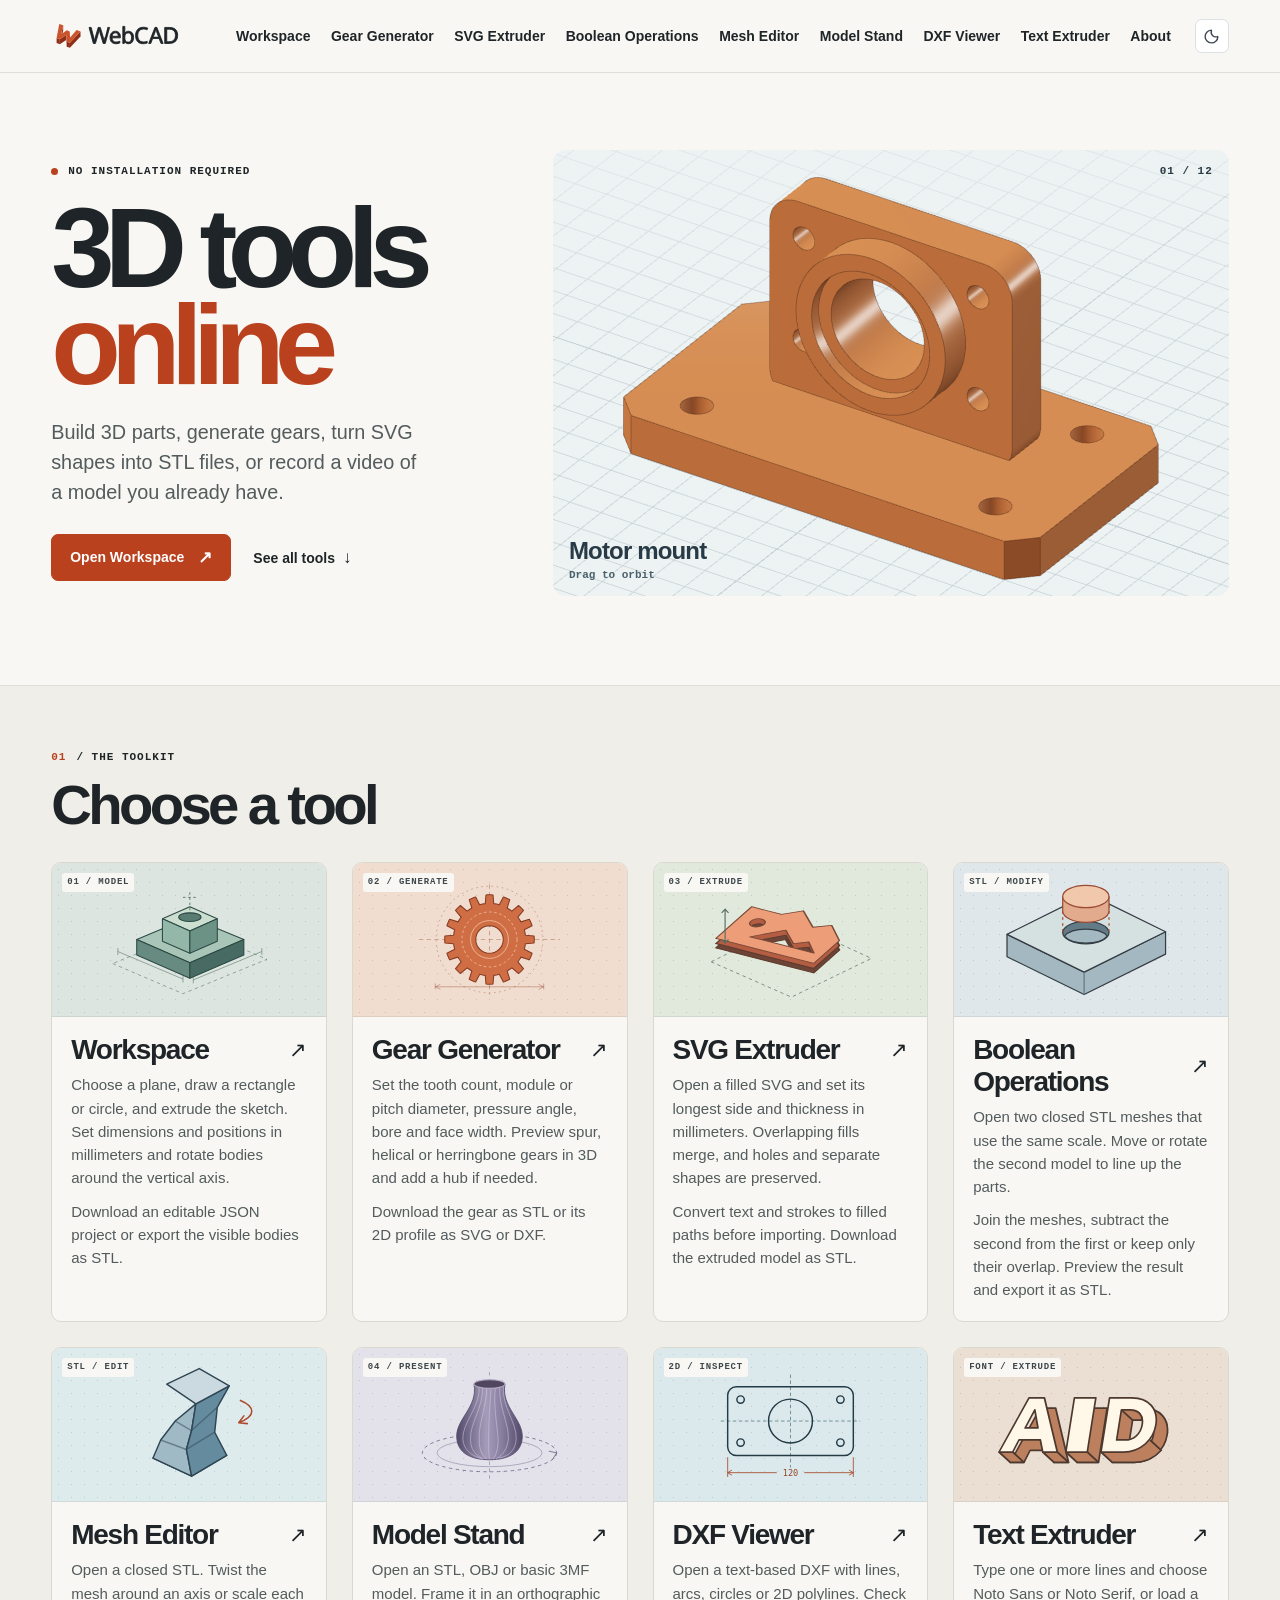
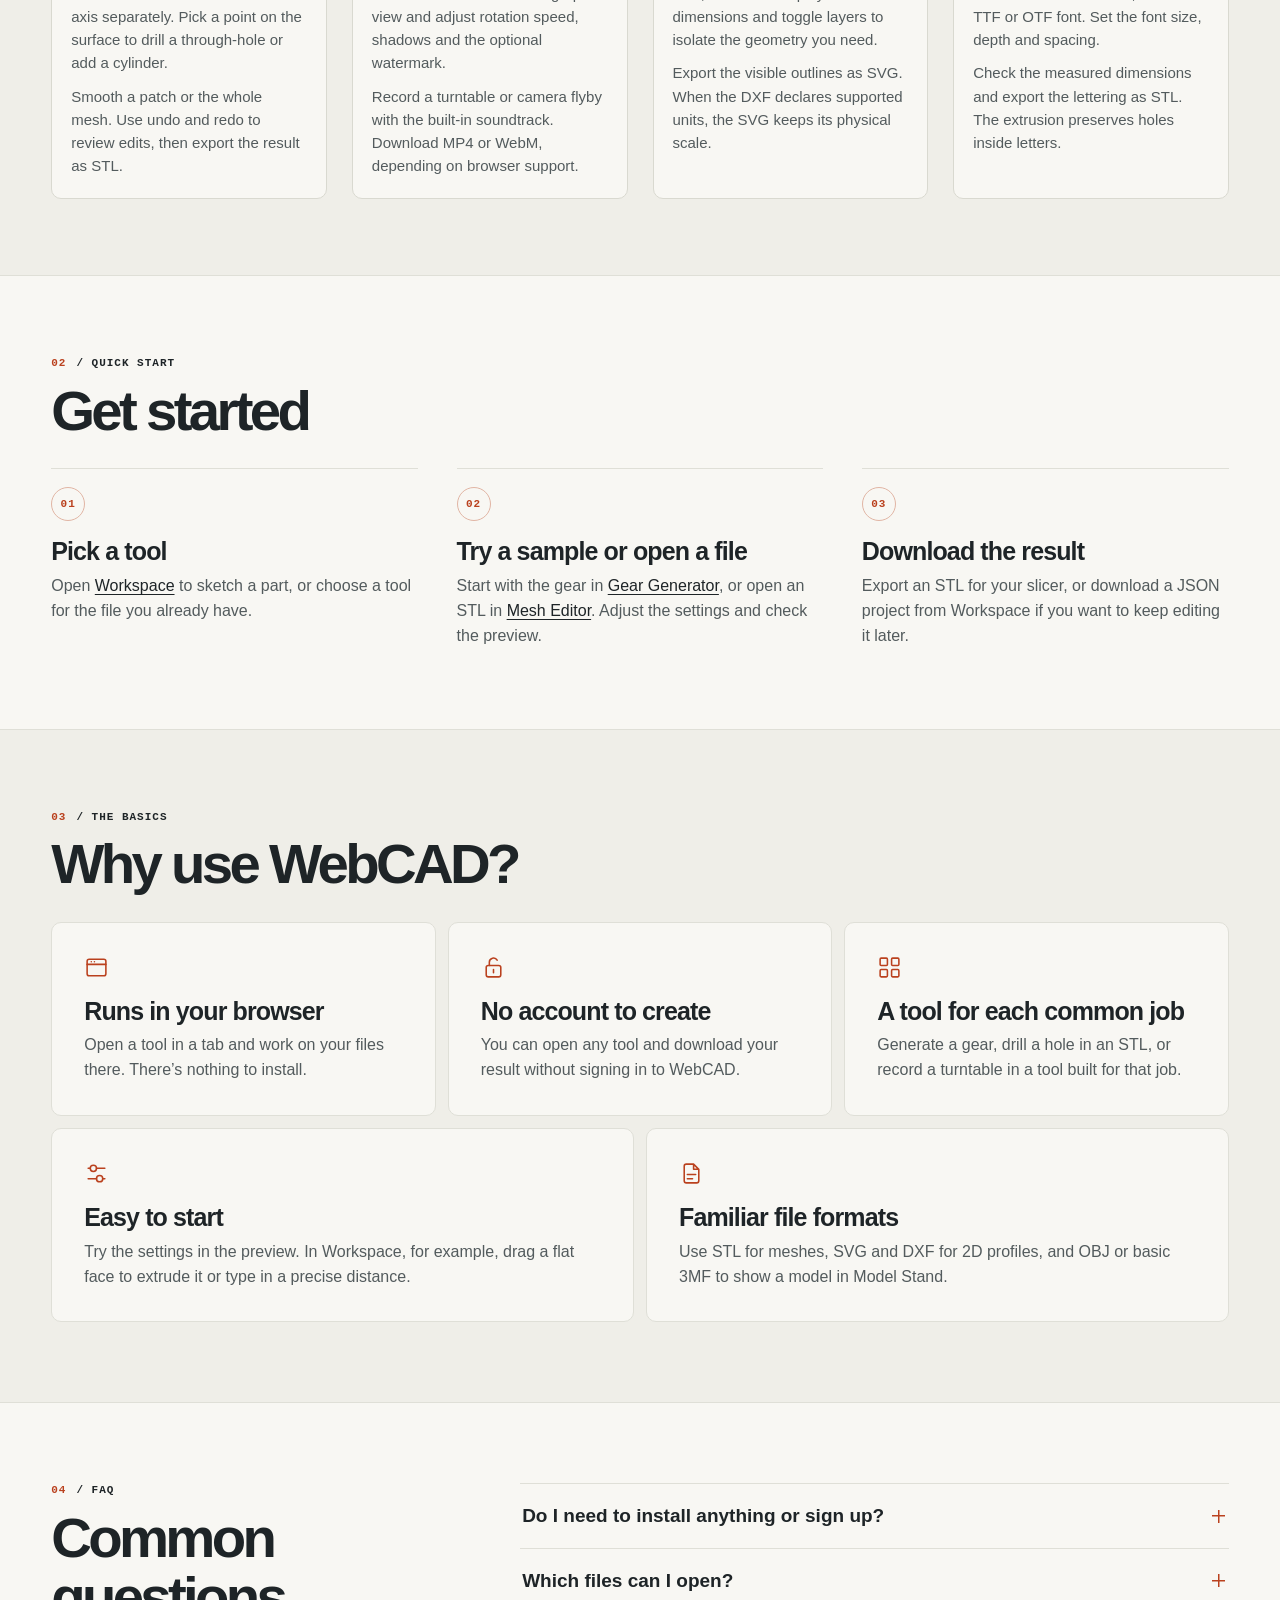
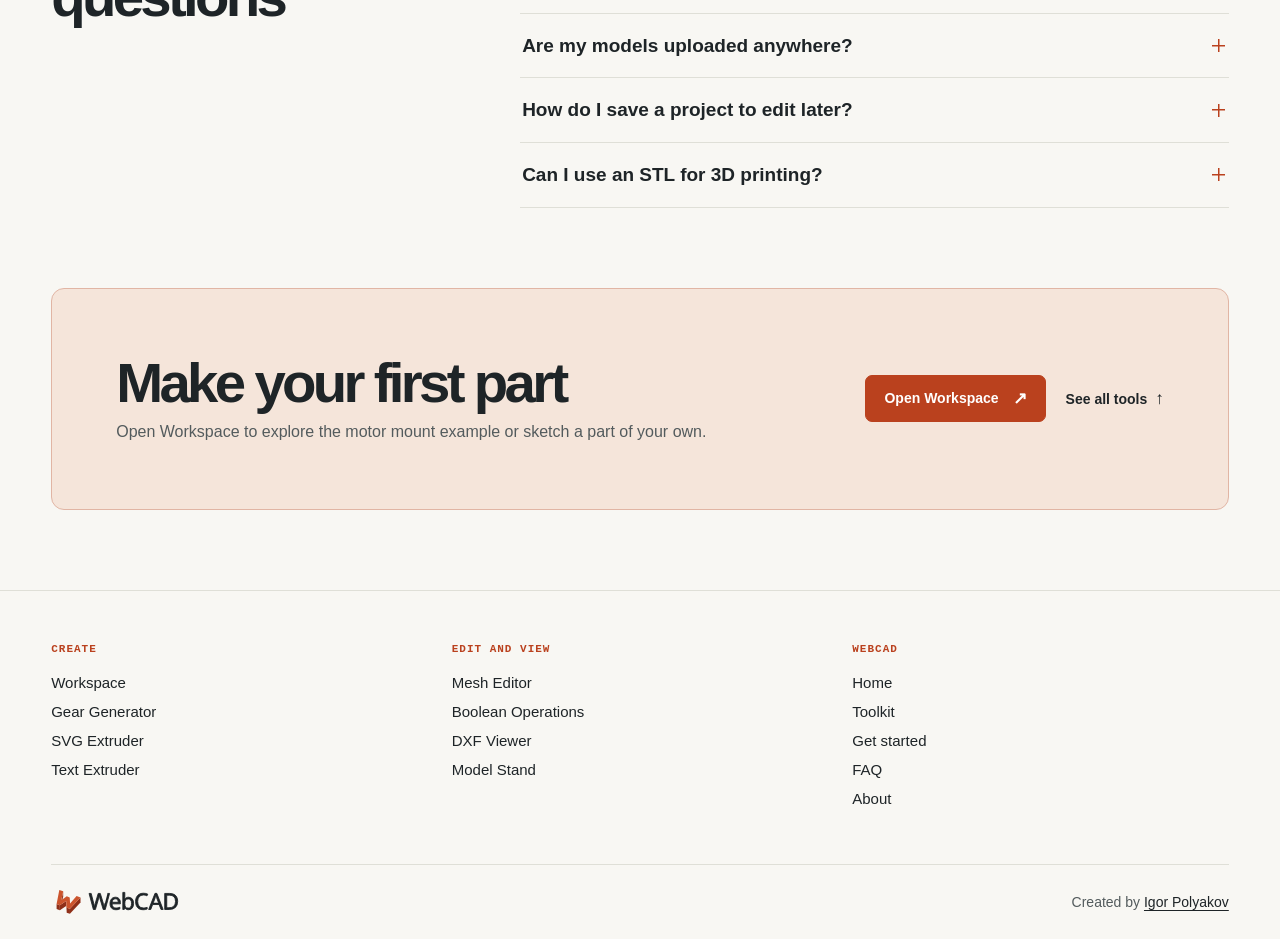
<file: index.html>
<!doctype html>
<html lang="en">
  <head>
    <meta charset="UTF-8" />
    <meta name="viewport" content="width=device-width, initial-scale=1.0" />
    <meta name="theme-color" content="#f8f7f3" />
    <script src="/assets/theme-init.js"></script>
    <meta name="description" content="Build 3D parts, generate gears, turn SVG shapes into STL files and record videos of 3D models in your browser." />
    <title>WebCAD · Browser-based 3D tools</title>
    <link rel="icon" type="image/svg+xml" href="/assets/webcad-mark-q6V_46RK.svg" />
    <script>
      // Vite's preview falls back here for slashless directory URLs.
      const { pathname, search, hash } = window.location;
      if (["/about", "/mesh-editor", "/workspace", "/gear-generator", "/boolean-operations", "/svg-extruder", "/model-stand", "/dxf-viewer", "/text-extruder"].includes(pathname)) {
        window.location.replace(pathname + "/" + search + hash);
      }
    </script>
    <script type="module" crossorigin src="/assets/landing-B0CRaP2U.js"></script>
    <link rel="modulepreload" crossorigin href="/assets/theme-1nkSz7m6.js">
    <link rel="modulepreload" crossorigin href="/assets/site-theme-BiqclD-S.js">
    <link rel="modulepreload" crossorigin href="/assets/preload-helper-BXl3LOEh.js">
    <link rel="stylesheet" crossorigin href="/assets/theme-8jM4M90x.css">
    <link rel="stylesheet" crossorigin href="/assets/site-theme-Ce7Dn8xQ.css">
  </head>
  <body id="top">
    <a class="skip-link" href="#main">Skip to content</a>
    <header class="site-header">
      <div class="container header-inner">
        <a class="wordmark" href="/" aria-label="WebCAD home">
          <img src="/assets/webcad-logo-mOBmCley.svg" width="132" height="34" alt="" />
        </a>
        <nav aria-label="Main navigation">
          <a href="/workspace/">Workspace</a>
          <a href="/gear-generator/">Gear Generator</a>
          <a href="/svg-extruder/">SVG Extruder</a>
          <a href="/boolean-operations/">Boolean Operations</a>
          <a href="/mesh-editor/">Mesh Editor</a>
          <a href="/model-stand/">Model Stand</a>
          <a href="/dxf-viewer/">DXF Viewer</a>
          <a href="/text-extruder/">Text Extruder</a>
          <a href="/about/">About</a>
        </nav>
        <button type="button" class="theme-toggle" aria-label="Dark theme" title="Dark theme" aria-pressed="false"></button>
      </div>
    </header>

    <main id="main" tabindex="-1">
      <section class="hero container" aria-labelledby="hero-title">
        <div class="hero-content">
          <p class="eyebrow"><span class="status-dot"></span> No installation required</p>
          <h1 id="hero-title">3D tools<br /><span>online</span></h1>
          <p class="hero-description">Build 3D parts, generate gears, turn SVG shapes into STL files, or record a video of a model you already have.</p>
          <div class="hero-actions">
            <a class="button button-primary" href="/workspace/">Open Workspace <span aria-hidden="true">↗</span></a>
            <a class="text-link" href="#tools">See all tools <span aria-hidden="true">↓</span></a>
          </div>
        </div>
        <figure class="hero-demo" id="modeling-demo">
          <div class="modeling-stage">
            <img src="/assets/motor-mount-preview-ZVkj_oed.webp" alt="Isometric view of a motor mounting bracket with a stepped bore and mounting holes" width="1216" height="803" />
            <canvas tabindex="0" aria-label="Interactive 3D model" aria-keyshortcuts="Space PageUp PageDown ArrowUp ArrowDown ArrowLeft ArrowRight" aria-describedby="hero-demo-controls hero-demo-steps"></canvas>
            <div class="direct-edit modeling-control" aria-hidden="true" hidden>
              <svg class="direct-edit-guide"><line></line><circle r="3"></circle></svg>
              <div class="direct-edit-anchor">
                <span class="direct-edit-handle">
                  <svg width="18" height="18" viewBox="0 0 24 24" fill="none" stroke="currentColor" stroke-width="2" stroke-linecap="round" stroke-linejoin="round">
                    <path d="m18 8 4 4-4 4M2 12h20M6 8l-4 4 4 4"></path>
                  </svg>
                </span>
                <div class="direct-edit-field">
                  <span class="modeling-control-label"></span>
                  <div class="direct-edit-number"><input readonly tabindex="-1" /><span>mm</span></div>
                </div>
              </div>
            </div>
            <span class="modeling-count mono" data-model-count>01 / 12</span>
            <div class="modeling-step">
              <span data-model-title>Motor mount</span>
              <span data-model-detail>Drag to orbit</span>
            </div>
          </div>
          <figcaption class="sr-only">
            <span id="hero-demo-controls">Drag or use the arrow keys to orbit. Click, tap, or press Space to play or pause. Press Page Up or Page Down to change steps.</span>
            <span id="hero-demo-steps">A sketch becomes the mounting plate and upright. Circles drawn on their faces become a boss, a bore, a recess, and a mirrored pattern of holes with equal diameters. The last steps chamfer the base, round the upright, and increase the base width.</span>
          </figcaption>
        </figure>
      </section>

      <section class="tool-section" id="tools" aria-labelledby="tools-title">
        <div class="container">
          <div class="section-heading">
            <p class="eyebrow"><span class="section-index">01</span> / The toolkit</p>
            <h2 id="tools-title">Choose a tool</h2>
          </div>
          <div class="tool-grid">
            <article class="tool">
              <a class="tool-link" href="/workspace/" aria-labelledby="workspace-name" aria-describedby="workspace-description">
                <div class="tool-art tool-art-workspace">
                  <span class="tool-number mono" aria-hidden="true">01 / MODEL</span>
                  <img src="data:image/svg+xml,%3csvg%20xmlns='http://www.w3.org/2000/svg'%20viewBox='0%200%20280%20150'%3e%3cg%20fill='none'%20stroke='%23546f66'%20stroke-opacity='.65'%3e%3cpath%20d='m51%20103%2082%2035%2098-40-82-35Z'%20stroke-dasharray='4%204'/%3e%3cpath%20d='m57%2089%2076%2032m-76-36v8m76%2024v8m12-3%2080-33m-80%2029v8m80-41v8'/%3e%3c/g%3e%3cg%20stroke='%232d4a45'%20stroke-width='1.25'%20stroke-linejoin='round'%3e%3cpath%20d='m79%2075%2062-26%2063%2026-63%2027Z'%20fill='%23a8c5b7'/%3e%3cpath%20d='m79%2075%2062%2027v18L79%2093Z'%20fill='%23688b81'/%3e%3cpath%20d='m141%20102%2063-27v18l-63%2027Z'%20fill='%23476a62'/%3e%3cpath%20d='m109%2051%2032-14%2032%2014-32%2014Z'%20fill='%23cbded0'/%3e%3cpath%20d='m109%2051%2032%2014v26l-32-14Z'%20fill='%2393b7a8'/%3e%3cpath%20d='m141%2065%2032-14v26l-32%2014Z'%20fill='%236c9286'/%3e%3cellipse%20cx='141'%20cy='49'%20rx='13'%20ry='5'%20fill='%23587c71'/%3e%3c/g%3e%3cpath%20d='M141%2020v22m-8-16h16'%20fill='none'%20stroke='%23546f66'%20stroke-dasharray='3%203'/%3e%3c/svg%3e" alt="" width="280" height="150" />
                </div>
                <div class="tool-body">
                  <div class="tool-title"><h3 id="workspace-name">Workspace</h3><span class="tool-arrow" aria-hidden="true">↗</span></div>
                  <p id="workspace-description">Choose a plane, draw a rectangle or circle, and extrude the sketch. Set dimensions and positions in millimeters and rotate bodies around the vertical axis.</p>
                  <p>Download an editable JSON project or export the visible bodies as STL.</p>
                </div>
              </a>
            </article>
            <article class="tool">
              <a class="tool-link" href="/gear-generator/" aria-labelledby="gear-name" aria-describedby="gear-description">
                <div class="tool-art tool-art-gear">
                  <span class="tool-number mono" aria-hidden="true">02 / GENERATE</span>
                  <img src="data:image/svg+xml,%3csvg%20xmlns='http://www.w3.org/2000/svg'%20viewBox='0%200%20280%20150'%3e%3cg%20fill='none'%20stroke='%23a66349'%20stroke-opacity='.55'%3e%3ccircle%20cx='140'%20cy='75'%20r='62'%20stroke-dasharray='2%204'/%3e%3cpath%20d='M58%2075h164m-82-64v128'%20stroke-dasharray='5%204'/%3e%3cpath%20d='M77%20126v7m126-7v7m-126-3h126m-126%200%206-3m-6%203%206%203m120-3-6-3m6%203-6%203'/%3e%3c/g%3e%3cpath%20d='M181.2%2066.8%20181.7%2070.1%20191.8%2070.9%20192%2073%20192%2077%20191.8%2079.1%20181.7%2079.9%20181.2%2083.2%20180.4%2086.4%20189.5%2091.1%20188.8%2093%20187.2%2096.8%20186.3%2098.6%20176.6%2095.5%20174.9%2098.3%20173%20101%20179.5%20108.8%20178.2%20110.3%20175.3%20113.2%20173.8%20114.5%20166%20108%20163.3%20109.9%20160.5%20111.6%20163.6%20121.3%20161.8%20122.2%20158%20123.8%20156.1%20124.5%20151.4%20115.4%20148.2%20116.2%20144.9%20116.7%20144.1%20126.8%20142%20127%20138%20127%20135.9%20126.8%20135.1%20116.7%20131.8%20116.2%20128.6%20115.4%20123.9%20124.5%20122%20123.8%20118.2%20122.2%20116.4%20121.3%20119.5%20111.6%20116.7%20109.9%20114%20108%20106.2%20114.5%20104.7%20113.2%20101.8%20110.3%20100.5%20108.8%20107%20101%20105.1%2098.3%20103.4%2095.5%2093.7%2098.6%2092.8%2096.8%2091.2%2093%2090.5%2091.1%2099.6%2086.4%2098.8%2083.2%2098.3%2079.9%2088.2%2079.1%2088%2077%2088%2073%2088.2%2070.9%2098.3%2070.1%2098.8%2066.8%2099.6%2063.6%2090.5%2058.9%2091.2%2057%2092.8%2053.2%2093.7%2051.4%20103.4%2054.5%20105.1%2051.7%20107%2049%20100.5%2041.2%20101.8%2039.7%20104.7%2036.8%20106.2%2035.5%20114%2042%20116.7%2040.1%20119.5%2038.4%20116.4%2028.7%20118.2%2027.8%20122%2026.2%20123.9%2025.5%20128.6%2034.6%20131.8%2033.8%20135.1%2033.3%20135.9%2023.2%20138%2023%20142%2023%20144.1%2023.2%20144.9%2033.3%20148.2%2033.8%20151.4%2034.6%20156.1%2025.5%20158%2026.2%20161.8%2027.8%20163.6%2028.7%20160.5%2038.4%20163.3%2040.1%20166%2042%20173.8%2035.5%20175.3%2036.8%20178.2%2039.7%20179.5%2041.2%20173%2049%20174.9%2051.7%20176.6%2054.5%20186.3%2051.4%20187.2%2053.2%20188.8%2057%20189.5%2058.9%20180.4%2063.6ZM156%2075%20155.7%2078.1%20154.8%2081.1%20153.3%2083.9%20151.3%2086.3%20148.9%2088.3%20146.1%2089.8%20143.1%2090.7%20140%2091%20136.9%2090.7%20133.9%2089.8%20131.1%2088.3%20128.7%2086.3%20126.7%2083.9%20125.2%2081.1%20124.3%2078.1%20124%2075%20124.3%2071.9%20125.2%2068.9%20126.7%2066.1%20128.7%2063.7%20131.1%2061.7%20133.9%2060.2%20136.9%2059.3%20140%2059%20143.1%2059.3%20146.1%2060.2%20148.9%2061.7%20151.3%2063.7%20153.3%2066.1%20154.8%2068.9%20155.7%2071.9Z'%20fill='%23cf6e44'%20fill-rule='evenodd'%20stroke='%23883c24'%20stroke-width='1.25'%20stroke-linejoin='round'/%3e%3ccircle%20cx='140'%20cy='75'%20r='32'%20fill='none'%20stroke='%23f4bc9c'%20stroke-width='1'%20stroke-dasharray='3%203'/%3e%3ccircle%20cx='140'%20cy='75'%20r='22'%20fill='none'%20stroke='%23f4bc9c'%20stroke-width='1'/%3e%3c/svg%3e" alt="" width="280" height="150" />
                </div>
                <div class="tool-body">
                  <div class="tool-title"><h3 id="gear-name">Gear Generator</h3><span class="tool-arrow" aria-hidden="true">↗</span></div>
                  <p id="gear-description">Set the tooth count, module or pitch diameter, pressure angle, bore and face width. Preview spur, helical or herringbone gears in 3D and add a hub if needed.</p>
                  <p>Download the gear as STL or its 2D profile as SVG or DXF.</p>
                </div>
              </a>
            </article>
            <article class="tool">
              <a class="tool-link" href="/svg-extruder/" aria-labelledby="svg-name" aria-describedby="svg-description">
                <div class="tool-art tool-art-svg">
                  <span class="tool-number mono" aria-hidden="true">03 / EXTRUDE</span>
                  <img src="data:image/svg+xml,%3csvg%20xmlns='http://www.w3.org/2000/svg'%20viewBox='0%200%20280%20150'%3e%3cdefs%3e%3cpath%20id='tag'%20fill-rule='evenodd'%20d='M0%2018h37L54%203l27%2023%2016-11%2024%2022v48H0zM23%2034a8%208%200%201%200%200%2016%208%208%200%200%200%200-16zm8%2034%2027-26%2022%2019%2013-9%2017%2016z'/%3e%3c/defs%3e%3cpath%20d='M48%20101%20141%2054l93%2043-93%2045Z'%20fill='none'%20stroke='%2370857a'%20stroke-dasharray='4%204'/%3e%3cg%20stroke-linejoin='round'%3e%3cuse%20href='%23tag'%20transform='matrix(.94%20.24%20-.62%20.55%20106%2038)'%20fill='%236d4436'%20stroke='%235f3c30'%20stroke-width='2'/%3e%3cuse%20href='%23tag'%20transform='matrix(.94%20.24%20-.62%20.55%20106%2033)'%20fill='%23b45d42'%20stroke='%235f3c30'%20stroke-width='2'/%3e%3cuse%20href='%23tag'%20transform='matrix(.94%20.24%20-.62%20.55%20106%2027)'%20fill='%23ed9d77'%20stroke='%23794937'%20stroke-width='1.6'/%3e%3c/g%3e%3cpath%20d='M64%2040v22m-4-18%204-4%204%204m-4%2014v21m-4-4%204%204%204-4'%20fill='none'%20stroke='%23536d5f'%20stroke-width='1.3'/%3e%3c/svg%3e" alt="" width="280" height="150" />
                </div>
                <div class="tool-body">
                  <div class="tool-title"><h3 id="svg-name">SVG Extruder</h3><span class="tool-arrow" aria-hidden="true">↗</span></div>
                  <p id="svg-description">Open a filled SVG and set its longest side and thickness in millimeters. Overlapping fills merge, and holes and separate shapes are preserved.</p>
                  <p>Convert text and strokes to filled paths before importing. Download the extruded model as STL.</p>
                </div>
              </a>
            </article>
            <article class="tool">
              <a class="tool-link" href="/boolean-operations/" aria-labelledby="boolean-name" aria-describedby="boolean-description">
                <div class="tool-art tool-art-boolean">
                  <span class="tool-number mono" aria-hidden="true">STL / MODIFY</span>
                  <img src="data:image/svg+xml,%3csvg%20xmlns='http://www.w3.org/2000/svg'%20viewBox='0%200%20280%20150'%20width='280'%20height='150'%20fill='none'%3e%3cg%20stroke='%23343d44'%20stroke-width='1.45'%20stroke-linejoin='round'%3e%3cpath%20fill='%23a3b8c0'%20d='m42%2069%2090%2044%2095-47v26l-95%2047-90-44z'/%3e%3cpath%20fill='%23d5e0e1'%20d='m42%2069%2095-47%2090%2044-95%2047z'/%3e%3cpath%20stroke='%23647982'%20d='M132%20113v26'/%3e%3cellipse%20cx='134'%20cy='67'%20rx='27'%20ry='13'%20fill='%23637a87'/%3e%3cpath%20fill='%23a3b8c0'%20d='M109%2071a27%2013%200%200%201%2050%200%2027%2013%200%200%201-50%200Z'/%3e%3cpath%20stroke='%23a9482b'%20stroke-dasharray='3%204'%20d='M107%2035v31m54-31v31'/%3e%3cpath%20fill='%23e2ab8d'%20stroke='%239a4b33'%20d='M107%2025v17a27%2013%200%200%200%2054%200V25Z'/%3e%3cellipse%20cx='134'%20cy='25'%20rx='27'%20ry='13'%20fill='%23f1c8ac'%20stroke='%239a4b33'/%3e%3c/g%3e%3c/svg%3e" alt="" width="280" height="150" />
                </div>
                <div class="tool-body">
                  <div class="tool-title"><h3 id="boolean-name">Boolean Operations</h3><span class="tool-arrow" aria-hidden="true">↗</span></div>
                  <p id="boolean-description">Open two closed STL meshes that use the same scale. Move or rotate the second model to line up the parts.</p>
                  <p>Join the meshes, subtract the second from the first or keep only their overlap. Preview the result and export it as STL.</p>
                </div>
              </a>
            </article>
            <article class="tool">
              <a class="tool-link" href="/mesh-editor/" aria-labelledby="mesh-editor-name" aria-describedby="mesh-editor-description">
                <div class="tool-art tool-art-mesh">
                  <span class="tool-number mono" aria-hidden="true">STL / EDIT</span>
                  <img src="data:image/svg+xml,%3csvg%20xmlns='http://www.w3.org/2000/svg'%20viewBox='0%200%20280%20150'%3e%3cg%20transform='translate(90%2010)'%20stroke='%23304654'%20stroke-width='1.7'%20stroke-linejoin='round'%3e%3cpath%20fill='%237b9bab'%20d='M8%20104%2048%2082%2094%20101%2053%20125Z'/%3e%3cpath%20fill='%23a0bac5'%20d='M8%20104%2017%2083%2034%2061%2058%2041%2053%2072%2047%2094%2053%20125Z'/%3e%3cpath%20fill='%23648b9e'%20d='M53%20125%2047%2094%2053%2072%2058%2041%2097%2020%2083%2045%2080%2074%2094%20101Z'/%3e%3cpath%20fill='%23cadae0'%20d='M58%2041%2024%2018%2062%200%2097%2020Z'/%3e%3cpath%20fill='none'%20opacity='.5'%20d='M17%2083%2047%2094%2080%2074M34%2061%2053%2072%2083%2045'/%3e%3c/g%3e%3cpath%20fill='none'%20stroke='%23ad492c'%20stroke-width='1.8'%20stroke-linecap='round'%20stroke-linejoin='round'%20d='M200%2047c17%207%2019%2018-2%2026m0%200%206-8m-6%208%2010%201'/%3e%3c/svg%3e" alt="" width="280" height="150" />
                </div>
                <div class="tool-body">
                  <div class="tool-title"><h3 id="mesh-editor-name">Mesh Editor</h3><span class="tool-arrow" aria-hidden="true">↗</span></div>
                  <p id="mesh-editor-description">Open a closed STL. Twist the mesh around an axis or scale each axis separately. Pick a point on the surface to drill a through-hole or add a cylinder.</p>
                  <p>Smooth a patch or the whole mesh. Use undo and redo to review edits, then export the result as STL.</p>
                </div>
              </a>
            </article>
            <article class="tool">
              <a class="tool-link" href="/model-stand/" aria-labelledby="stand-name" aria-describedby="stand-description">
                <div class="tool-art tool-art-stand">
                  <span class="tool-number mono" aria-hidden="true">04 / PRESENT</span>
                  <img src="data:image/svg+xml,%3csvg%20xmlns='http://www.w3.org/2000/svg'%20viewBox='0%200%20280%20150'%3e%3cdefs%3e%3clinearGradient%20id='vase'%3e%3cstop%20stop-color='%23514b69'/%3e%3cstop%20offset='.45'%20stop-color='%23a59bb9'/%3e%3cstop%20offset='.69'%20stop-color='%23877d9e'/%3e%3cstop%20offset='1'%20stop-color='%23534969'/%3e%3c/linearGradient%3e%3c/defs%3e%3cg%20fill='none'%20stroke='%23726a88'%3e%3cellipse%20cx='140'%20cy='108'%20rx='78'%20ry='22'%20stroke-dasharray='4%204'/%3e%3cellipse%20cx='140'%20cy='108'%20rx='61'%20ry='16'%20opacity='.55'/%3e%3cpath%20d='M140%2014v124'%20stroke-dasharray='4%204'%20opacity='.6'/%3e%3cpath%20d='m213%20116%205-8-9-2'/%3e%3c/g%3e%3cpath%20d='M122%2028c5%2027-22%2041-20%2063%201%2016%2015%2025%2038%2025s37-9%2038-25c2-22-25-36-20-63Z'%20fill='url(%23vase)'%20stroke='%23574e6e'/%3e%3cg%20fill='none'%20stroke='%23d2c8df'%20stroke-opacity='.64'%3e%3cpath%20d='M128%2030c2%2024-20%2043-19%2062%201%2012%209%2019%2023%2023m0-85c1%2027-15%2042-14%2063%200%2010%205%2017%2014%2022m5-85c0%2024-10%2044-9%2063%200%2010%203%2017%208%2022m6-85c-2%2028-3%2043-3%2063%200%2010%200%2017%201%2022m7-85c-3%2024%202%2044%203%2063%200%2010-2%2017-6%2022m8-85c-2%2023%2010%2042%2010%2061-1%2012-6%2019-14%2024m8-85c-2%2024%2016%2043%2015%2062-1%2012-7%2019-19%2022'/%3e%3c/g%3e%3cellipse%20cx='140'%20cy='28'%20rx='18'%20ry='5'%20fill='%2351465f'%20stroke='%23b3a9c1'%20stroke-width='1.25'/%3e%3c/svg%3e" alt="" width="280" height="150" />
                </div>
                <div class="tool-body">
                  <div class="tool-title"><h3 id="stand-name">Model Stand</h3><span class="tool-arrow" aria-hidden="true">↗</span></div>
                  <p id="stand-description">Open an STL, OBJ or basic 3MF model. Frame it in an orthographic view and adjust rotation speed, shadows and the optional watermark.</p>
                  <p>Record a turntable or camera flyby with the built-in soundtrack. Download MP4 or WebM, depending on browser support.</p>
                </div>
              </a>
            </article>
            <article class="tool">
              <a class="tool-link" href="/dxf-viewer/" aria-labelledby="dxf-name" aria-describedby="dxf-description">
                <div class="tool-art tool-art-dxf">
                  <span class="tool-number mono" aria-hidden="true">2D / INSPECT</span>
                  <img src="[data-uri]" alt="" width="280" height="150" />
                </div>
                <div class="tool-body">
                  <div class="tool-title"><h3 id="dxf-name">DXF Viewer</h3><span class="tool-arrow" aria-hidden="true">↗</span></div>
                  <p id="dxf-description">Open a text-based DXF with lines, arcs, circles or 2D polylines. Check dimensions and toggle layers to isolate the geometry you need.</p>
                  <p>Export the visible outlines as SVG. When the DXF declares supported units, the SVG keeps its physical scale.</p>
                </div>
              </a>
            </article>
            <article class="tool">
              <a class="tool-link" href="/text-extruder/" aria-labelledby="text-name" aria-describedby="text-description">
                <div class="tool-art tool-art-text">
                  <span class="tool-number mono" aria-hidden="true">FONT / EXTRUDE</span>
                  <img src="data:image/svg+xml,%3csvg%20xmlns='http://www.w3.org/2000/svg'%20viewBox='0%200%20280%20150'%20fill='none'%3e%3cdefs%3e%3cpath%20id='letters'%20fill-rule='evenodd'%20d='M41%20103%2066%2040h18l25%2063H92l-5-14H62l-5%2014H41Zm26-28h15l-7-21-8%2021Zm52-35h25v63h-25V40Zm41%200h26c20%200%2033%2013%2033%2031s-13%2032-33%2032h-26V40Zm16%2014v35h10c10%200%2017-7%2017-18s-7-17-17-17h-10Z'/%3e%3c/defs%3e%3cg%20transform='translate(8%204)%20skewX(-9)'%3e%3cuse%20href='%23letters'%20transform='translate(15%2012)'%20fill='%23bd805f'%20stroke='%234e392f'%20stroke-width='2'%20stroke-linejoin='round'/%3e%3cpath%20d='m41%20103%2015%2012h16l-15-12m52%200%2015%2012h-17l-15-12m27%200%2015%2012h25l-15-12m16%200%2015%2012h26c13%200%2023-6%2029-14l-15-12m-39-35%2015%2012h10'%20fill='%23bd805f'%20stroke='%234e392f'%20stroke-width='2'%20stroke-linejoin='round'/%3e%3cuse%20href='%23letters'%20fill='%23fff7e8'%20stroke='%234e392f'%20stroke-width='2'%20stroke-linejoin='round'/%3e%3c/g%3e%3c/svg%3e" alt="" width="280" height="150" />
                </div>
                <div class="tool-body">
                  <div class="tool-title"><h3 id="text-name">Text Extruder</h3><span class="tool-arrow" aria-hidden="true">↗</span></div>
                  <p id="text-description">Type one or more lines and choose Noto Sans or Noto Serif, or load a TTF or OTF font. Set the font size, depth and spacing.</p>
                  <p>Check the measured dimensions and export the lettering as STL. The extrusion preserves holes inside letters.</p>
                </div>
              </a>
            </article>
          </div>
        </div>
      </section>

      <section class="content-section container" id="getting-started" aria-labelledby="getting-started-title">
        <div class="section-heading">
          <p class="eyebrow"><span class="section-index">02</span> / Quick start</p>
          <h2 id="getting-started-title">Get started</h2>
        </div>
        <ol class="start-steps" role="list">
          <li>
            <span class="step-number mono" aria-hidden="true">01</span>
            <h3>Pick a tool</h3>
            <p>Open <a href="/workspace/">Workspace</a> to sketch a part, or choose a tool for the file you already have.</p>
          </li>
          <li>
            <span class="step-number mono" aria-hidden="true">02</span>
            <h3>Try a sample or open a file</h3>
            <p>Start with the gear in <a href="/gear-generator/">Gear Generator</a>, or open an STL in <a href="/mesh-editor/">Mesh Editor</a>. Adjust the settings and check the preview.</p>
          </li>
          <li>
            <span class="step-number mono" aria-hidden="true">03</span>
            <h3>Download the result</h3>
            <p>Export an STL for your slicer, or download a JSON project from Workspace if you want to keep editing it later.</p>
          </li>
        </ol>
      </section>

      <section class="content-section benefits-section" aria-labelledby="benefits-title">
        <div class="container">
          <div class="section-heading">
            <p class="eyebrow"><span class="section-index">03</span> / The basics</p>
            <h2 id="benefits-title">Why use WebCAD?</h2>
          </div>
          <ul class="benefit-grid" role="list">
            <li>
              <svg viewBox="0 0 24 24" aria-hidden="true"><rect x="3" y="4" width="18" height="16" rx="2"/><path d="M3 9h18M7 6.5h.01m3 0h.01"/></svg>
              <h3>Runs in your browser</h3>
              <p>Open a tool in a tab and work on your files there. There’s nothing to install.</p>
            </li>
            <li>
              <svg viewBox="0 0 24 24" aria-hidden="true"><rect x="5" y="10" width="14" height="11" rx="2"/><path d="M8 10V7a4 4 0 0 1 7.5-2M12 14v3"/></svg>
              <h3>No account to create</h3>
              <p>You can open any tool and download your result without signing in to WebCAD.</p>
            </li>
            <li>
              <svg viewBox="0 0 24 24" aria-hidden="true"><rect x="3" y="3" width="7" height="7" rx="1"/><rect x="14" y="3" width="7" height="7" rx="1"/><rect x="3" y="14" width="7" height="7" rx="1"/><rect x="14" y="14" width="7" height="7" rx="1"/></svg>
              <h3>A tool for each common job</h3>
              <p>Generate a gear, drill a hole in an STL, or record a turntable in a tool built for that job.</p>
            </li>
            <li>
              <svg viewBox="0 0 24 24" aria-hidden="true"><path d="M4 7h2m6 0h8M4 17h8m6 0h2"/><circle cx="9" cy="7" r="3"/><circle cx="15" cy="17" r="3"/></svg>
              <h3>Easy to start</h3>
              <p>Try the settings in the preview. In Workspace, for example, drag a flat face to extrude it or type in a precise distance.</p>
            </li>
            <li>
              <svg viewBox="0 0 24 24" aria-hidden="true"><path d="M7 3h7l5 5v11a2 2 0 0 1-2 2H7a2 2 0 0 1-2-2V5a2 2 0 0 1 2-2Zm7 0v5h5M8 13h8m-8 4h5"/></svg>
              <h3>Familiar file formats</h3>
              <p>Use STL for meshes, SVG and DXF for 2D profiles, and OBJ or basic 3MF to show a model in Model Stand.</p>
            </li>
          </ul>
        </div>
      </section>

      <section class="content-section container faq-section" id="faq" aria-labelledby="faq-title">
        <div class="section-heading">
          <p class="eyebrow"><span class="section-index">04</span> / FAQ</p>
          <h2 id="faq-title">Common questions</h2>
        </div>
        <div class="faq-list">
          <details>
            <summary>Do I need to install anything or sign up?</summary>
            <p>No. Use a modern desktop browser with WebGL for the 3D previews. You don’t need a WebCAD account.</p>
          </details>
          <details>
            <summary>Which files can I open?</summary>
            <p>Use <a href="/mesh-editor/">Mesh Editor</a> or <a href="/boolean-operations/">Boolean Operations</a> for closed STL meshes. <a href="/model-stand/">Model Stand</a> opens STL, OBJ and basic 3MF files. Use <a href="/svg-extruder/">SVG Extruder</a> for filled SVG paths and <a href="/dxf-viewer/">DXF Viewer</a> for text-based 2D DXF drawings. Workspace opens WebCAD JSON projects. STEP isn’t supported.</p>
          </details>
          <details>
            <summary>Are my models uploaded anywhere?</summary>
            <p>No. WebCAD reads the files you open and processes them in your browser.</p>
          </details>
          <details>
            <summary>How do I save a project to edit later?</summary>
            <p>Workspace saves your current project in this browser. Download a JSON copy before clearing site data or switching devices. STL stores the mesh without the editable feature history.</p>
          </details>
          <details>
            <summary>Can I use an STL for 3D printing?</summary>
            <p>Yes. Open the STL in your slicer to check the size and prepare it for your printer. STL files don’t store units, so check the imported dimensions before slicing.</p>
          </details>
        </div>
      </section>

      <section class="container closing-section" aria-labelledby="closing-title">
        <div class="closing-panel">
          <div class="section-heading">
            <h2 id="closing-title">Make your first part</h2>
            <p>Open Workspace to explore the motor mount example or sketch a part of your own.</p>
          </div>
          <div class="closing-actions">
            <a class="button button-primary" href="/workspace/">Open Workspace <span aria-hidden="true">↗</span></a>
            <a class="text-link" href="#tools">See all tools <span aria-hidden="true">↑</span></a>
          </div>
        </div>
      </section>
    </main>

    <footer class="site-footer">
      <div class="container">
        <nav class="footer-nav" aria-label="Footer navigation">
          <div>
            <h2 class="eyebrow">Create</h2>
            <ul>
              <li><a href="/workspace/">Workspace</a></li>
              <li><a href="/gear-generator/">Gear Generator</a></li>
              <li><a href="/svg-extruder/">SVG Extruder</a></li>
              <li><a href="/text-extruder/">Text Extruder</a></li>
            </ul>
          </div>
          <div>
            <h2 class="eyebrow">Edit and view</h2>
            <ul>
              <li><a href="/mesh-editor/">Mesh Editor</a></li>
              <li><a href="/boolean-operations/">Boolean Operations</a></li>
              <li><a href="/dxf-viewer/">DXF Viewer</a></li>
              <li><a href="/model-stand/">Model Stand</a></li>
            </ul>
          </div>
          <div>
            <h2 class="eyebrow">WebCAD</h2>
            <ul>
              <li><a href="#top">Home</a></li>
              <li><a href="#tools">Toolkit</a></li>
              <li><a href="#getting-started">Get started</a></li>
              <li><a href="#faq">FAQ</a></li>
              <li><a href="/about/">About</a></li>
            </ul>
          </div>
        </nav>
        <div class="site-credit">
          <a class="wordmark" href="/" aria-label="WebCAD home">
            <img src="/assets/webcad-logo-mOBmCley.svg" width="132" height="34" alt="" />
          </a>
          <p>Created by <a href="/about/#contact">Igor Polyakov</a></p>
        </div>
      </div>
    </footer>
  </body>
</html>
</file>
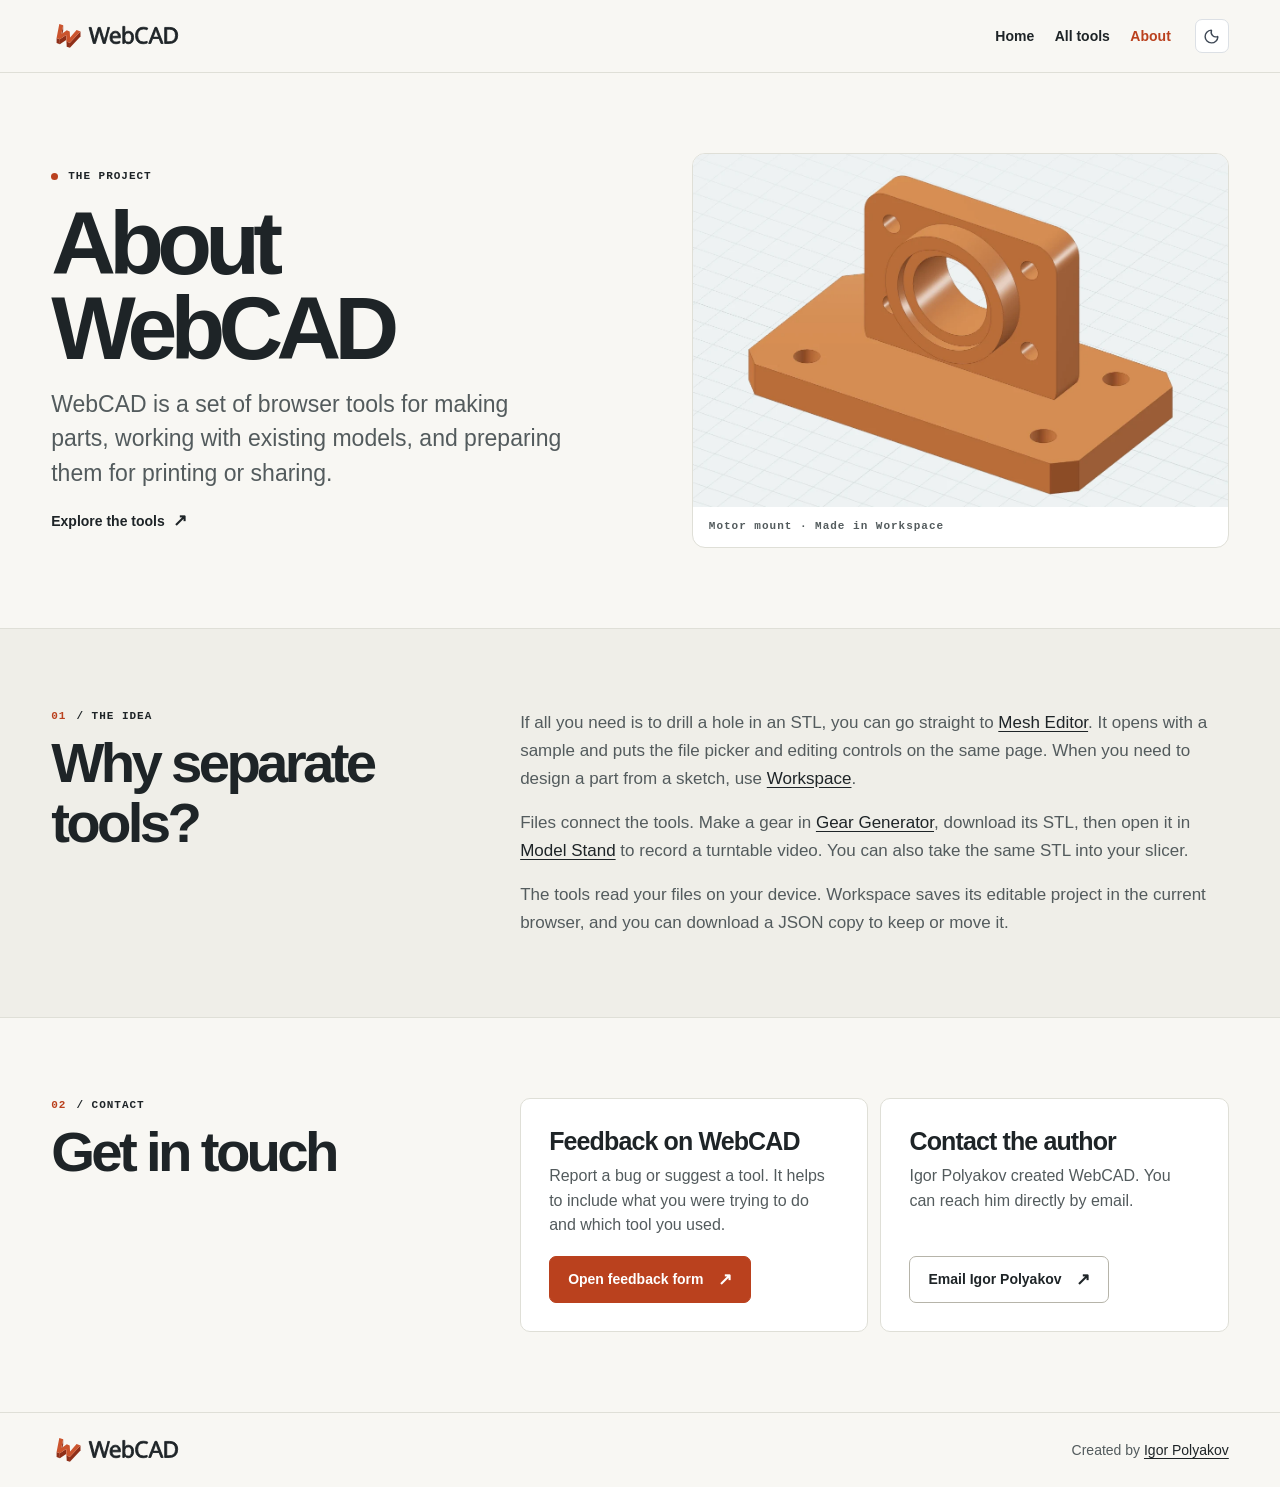
<file: about/index.html>
<!doctype html>
<html lang="en">
  <head>
    <meta charset="UTF-8" />
    <meta name="viewport" content="width=device-width, initial-scale=1.0" />
    <meta name="theme-color" content="#f8f7f3" />
    <script src="/assets/theme-init.js"></script>
    <meta name="description" content="Learn how WebCAD’s browser tools fit together, send feedback, or get in touch with creator Igor Polyakov." />
    <title>About · WebCAD</title>
    <link rel="icon" type="image/svg+xml" href="/assets/webcad-mark-q6V_46RK.svg" />
    <script type="module" crossorigin src="/assets/theme-1nkSz7m6.js"></script>
    <script type="module" crossorigin src="/assets/site-theme-BiqclD-S.js"></script>
    <link rel="stylesheet" crossorigin href="/assets/theme-8jM4M90x.css">
    <link rel="stylesheet" crossorigin href="/assets/site-theme-Ce7Dn8xQ.css">
  </head>
  <body>
    <a class="skip-link" href="#main">Skip to content</a>
    <header class="site-header">
      <div class="container header-inner">
        <a class="wordmark" href="/" aria-label="WebCAD home">
          <img src="/assets/webcad-logo-mOBmCley.svg" width="132" height="34" alt="" />
        </a>
        <nav class="about-nav" aria-label="Main navigation">
          <a href="/">Home</a>
          <a href="/#tools">All tools</a>
          <a href="/about/" aria-current="page">About</a>
        </nav>
        <button type="button" class="theme-toggle" aria-label="Dark theme" title="Dark theme" aria-pressed="false"></button>
      </div>
    </header>

    <main id="main" tabindex="-1">
      <section class="container content-section about-intro" aria-labelledby="about-title">
        <div class="about-heading">
          <p class="eyebrow"><span class="status-dot"></span> The project</p>
          <h1 id="about-title">About WebCAD</h1>
          <p>WebCAD is a set of browser tools for making parts, working with existing models, and preparing them for printing or sharing.</p>
          <a class="text-link" href="/#tools">Explore the tools <span aria-hidden="true">↗</span></a>
        </div>
        <figure class="about-example">
          <img src="/assets/motor-mount-preview-ZVkj_oed.webp" alt="A motor mounting bracket with a stepped bore and mounting holes" width="1216" height="803" />
          <figcaption class="mono">Motor mount · Made in Workspace</figcaption>
        </figure>
      </section>

      <section class="content-section about-purpose" aria-labelledby="purpose-title">
        <div class="container editorial-grid">
          <div class="section-heading">
            <p class="eyebrow"><span class="section-index">01</span> / The idea</p>
            <h2 id="purpose-title">Why separate tools?</h2>
          </div>
          <div class="about-prose">
            <p>If all you need is to drill a hole in an STL, you can go straight to <a href="/mesh-editor/">Mesh Editor</a>. It opens with a sample and puts the file picker and editing controls on the same page. When you need to design a part from a sketch, use <a href="/workspace/">Workspace</a>.</p>
            <p>Files connect the tools. Make a gear in <a href="/gear-generator/">Gear Generator</a>, download its STL, then open it in <a href="/model-stand/">Model Stand</a> to record a turntable video. You can also take the same STL into your slicer.</p>
            <p>The tools read your files on your device. Workspace saves its editable project in the current browser, and you can download a JSON copy to keep or move it.</p>
          </div>
        </div>
      </section>

      <section class="content-section container editorial-grid" id="contact" aria-labelledby="contact-title">
        <div class="section-heading">
          <p class="eyebrow"><span class="section-index">02</span> / Contact</p>
          <h2 id="contact-title">Get in touch</h2>
        </div>
        <div class="contact-options">
          <div>
            <h3>Feedback on WebCAD</h3>
            <p>Report a bug or suggest a tool. It helps to include what you were trying to do and which tool you used.</p>
            <a class="button button-primary" href="https://forms.gle/YBpvEnQr4Qfs91aG6" target="_blank" rel="noopener">Open feedback form <span aria-hidden="true">↗</span><span class="sr-only"> (opens in a new tab)</span></a>
          </div>
          <div>
            <h3>Contact the author</h3>
            <p>Igor Polyakov created WebCAD. You can reach him directly by email.</p>
            <a class="button button-secondary" href="mailto:web@polyakovin.ru">Email Igor Polyakov <span aria-hidden="true">↗</span></a>
          </div>
        </div>
      </section>
    </main>

    <footer class="site-footer">
      <div class="container site-credit">
        <a class="wordmark" href="/" aria-label="WebCAD home">
          <img src="/assets/webcad-logo-mOBmCley.svg" width="132" height="34" alt="" />
        </a>
        <p>Created by <a href="https://polyakovin.ru/en/">Igor Polyakov</a></p>
      </div>
    </footer>
  </body>
</html>
</file>
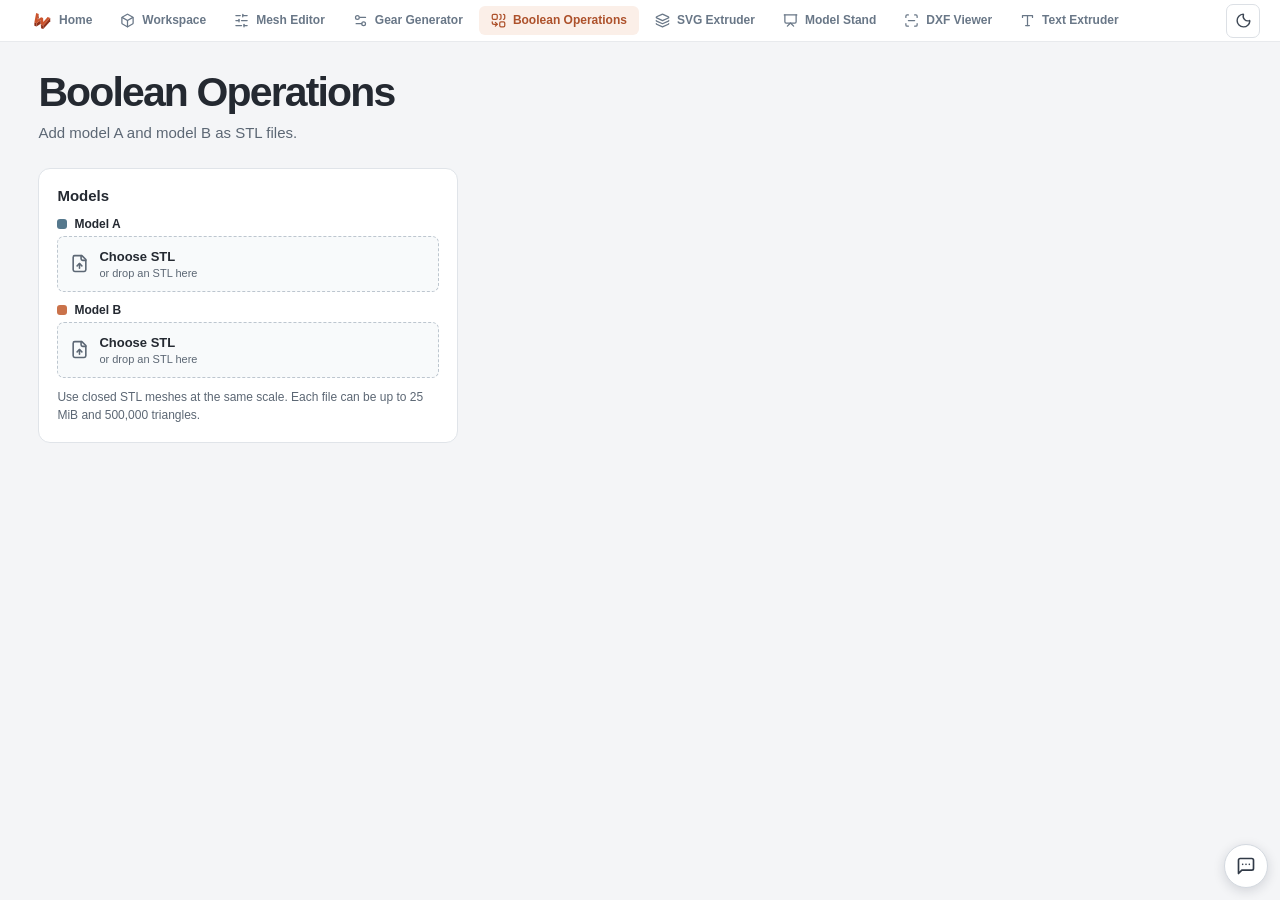
<file: boolean-operations/index.html>
<!doctype html>
<html lang="en">
  <head>
    <meta charset="UTF-8" />
    <meta name="viewport" content="width=device-width, initial-scale=1.0" />
    <meta name="theme-color" content="#f4f5f7" />
    <script src="/assets/theme-init.js"></script>
    <meta name="description" content="Combine, subtract or intersect two STL models in your browser. Preview the result and download it as STL." />
    <title>Boolean Operations · WebCAD</title>
    <link rel="icon" type="image/svg+xml" href="/assets/webcad-mark-q6V_46RK.svg" />
    <script type="module" crossorigin src="/assets/booleanOperations-CkYHmqw1.js"></script>
    <link rel="modulepreload" crossorigin href="/assets/theme-1nkSz7m6.js">
    <link rel="modulepreload" crossorigin href="/assets/site-navigation-CaWC8DWM.js">
    <link rel="modulepreload" crossorigin href="/assets/three.module-DHLk-87x.js">
    <link rel="modulepreload" crossorigin href="/assets/OrbitControls-Dok8Map7.js">
    <link rel="modulepreload" crossorigin href="/assets/mesh-Cq_MWlSY.js">
    <link rel="modulepreload" crossorigin href="/assets/focus-BEFXwj_K.js">
    <link rel="modulepreload" crossorigin href="/assets/stl-DWaV-Jpd.js">
    <link rel="modulepreload" crossorigin href="/assets/rotate-ccw-CYVjCE6A.js">
    <link rel="modulepreload" crossorigin href="/assets/download-BGK22qOE.js">
    <link rel="modulepreload" crossorigin href="/assets/file-up-BYZ4593d.js">
    <link rel="stylesheet" crossorigin href="/assets/theme-8jM4M90x.css">
    <link rel="stylesheet" crossorigin href="/assets/site-navigation-ox6A5wbo.css">
    <link rel="stylesheet" crossorigin href="/assets/booleanOperations-BS0N5zhg.css">
  </head>
  <body>
    <div id="root"></div>
    <a class="feedback-link" href="https://forms.gle/YBpvEnQr4Qfs91aG6" target="_blank" rel="noopener" aria-label="Feedback (opens in a new tab)" title="Feedback"><svg aria-hidden="true" focusable="false" width="20" height="20" viewBox="0 0 24 24" fill="none" stroke="currentColor" stroke-width="2" stroke-linecap="round" stroke-linejoin="round">
            <path d="M21 15a2 2 0 0 1-2 2H7l-4 4V5a2 2 0 0 1 2-2h14a2 2 0 0 1 2 2z" />
            <path d="M8 10h.01M12 10h.01M16 10h.01" />
          </svg></a>
  </body>
</html>
</file>
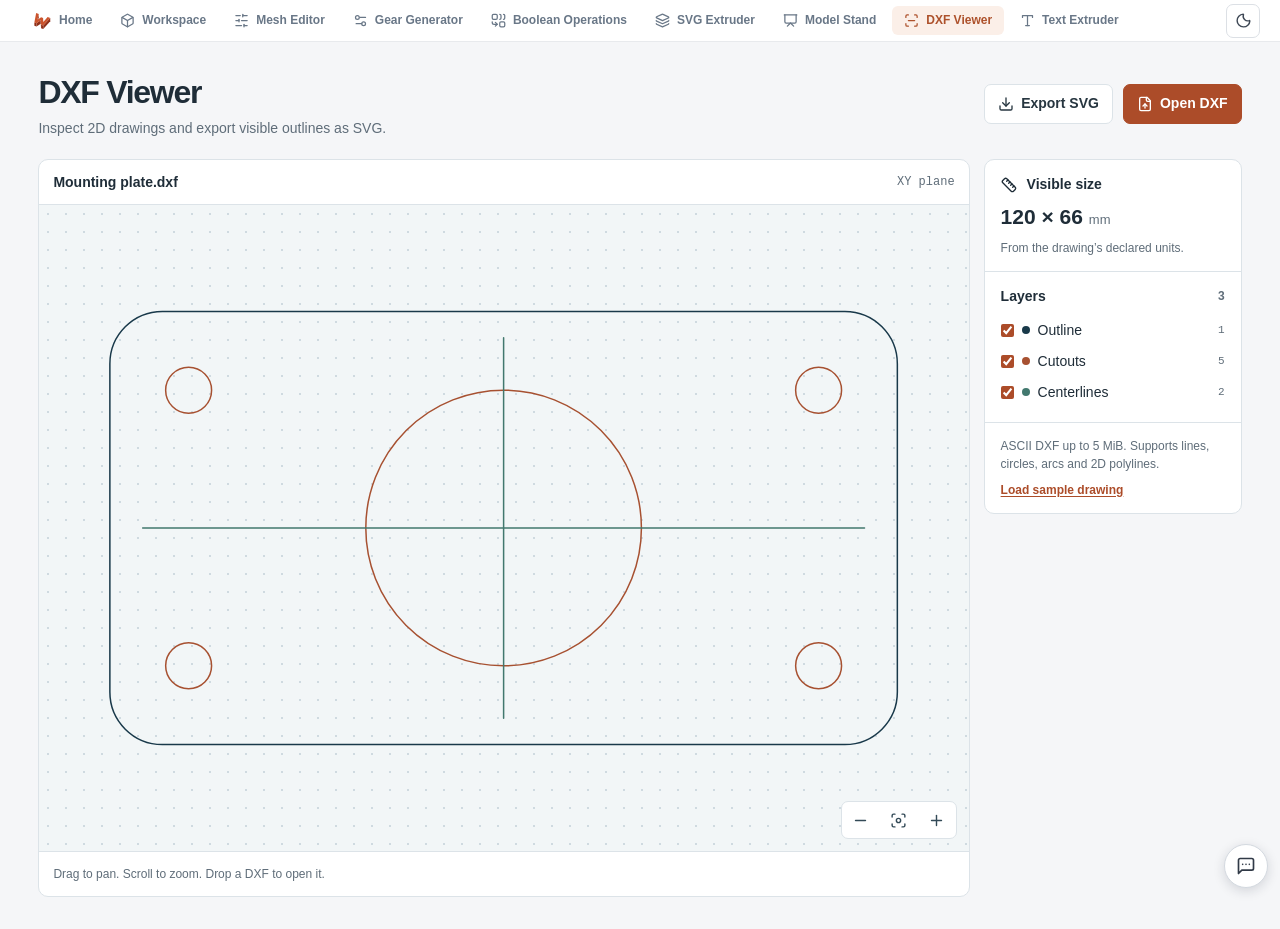
<file: dxf-viewer/index.html>
<!doctype html>
<html lang="en">
  <head>
    <meta charset="UTF-8" />
    <meta name="viewport" content="width=device-width, initial-scale=1.0" />
    <meta name="theme-color" content="#f5f6f8" />
    <script src="/assets/theme-init.js"></script>
    <meta name="description" content="Open an ASCII DXF drawing, inspect its layers and dimensions, and export visible outlines as SVG." />
    <title>DXF Viewer · WebCAD</title>
    <link rel="icon" type="image/svg+xml" href="/assets/webcad-mark-q6V_46RK.svg" />
    <script type="module" crossorigin src="/assets/dxfViewer-CjQeoc0s.js"></script>
    <link rel="modulepreload" crossorigin href="/assets/theme-1nkSz7m6.js">
    <link rel="modulepreload" crossorigin href="/assets/site-navigation-CaWC8DWM.js">
    <link rel="modulepreload" crossorigin href="/assets/focus-BEFXwj_K.js">
    <link rel="modulepreload" crossorigin href="/assets/plus-DhCy1_EF.js">
    <link rel="modulepreload" crossorigin href="/assets/download-BGK22qOE.js">
    <link rel="modulepreload" crossorigin href="/assets/file-up-BYZ4593d.js">
    <link rel="stylesheet" crossorigin href="/assets/theme-8jM4M90x.css">
    <link rel="stylesheet" crossorigin href="/assets/site-navigation-ox6A5wbo.css">
    <link rel="stylesheet" crossorigin href="/assets/dxfViewer-DO8NIiIZ.css">
  </head>
  <body>
    <div id="root"></div>
    <a class="feedback-link" href="https://forms.gle/YBpvEnQr4Qfs91aG6" target="_blank" rel="noopener" aria-label="Feedback (opens in a new tab)" title="Feedback"><svg aria-hidden="true" focusable="false" width="20" height="20" viewBox="0 0 24 24" fill="none" stroke="currentColor" stroke-width="2" stroke-linecap="round" stroke-linejoin="round">
            <path d="M21 15a2 2 0 0 1-2 2H7l-4 4V5a2 2 0 0 1 2-2h14a2 2 0 0 1 2 2z" />
            <path d="M8 10h.01M12 10h.01M16 10h.01" />
          </svg></a>
  </body>
</html>
</file>
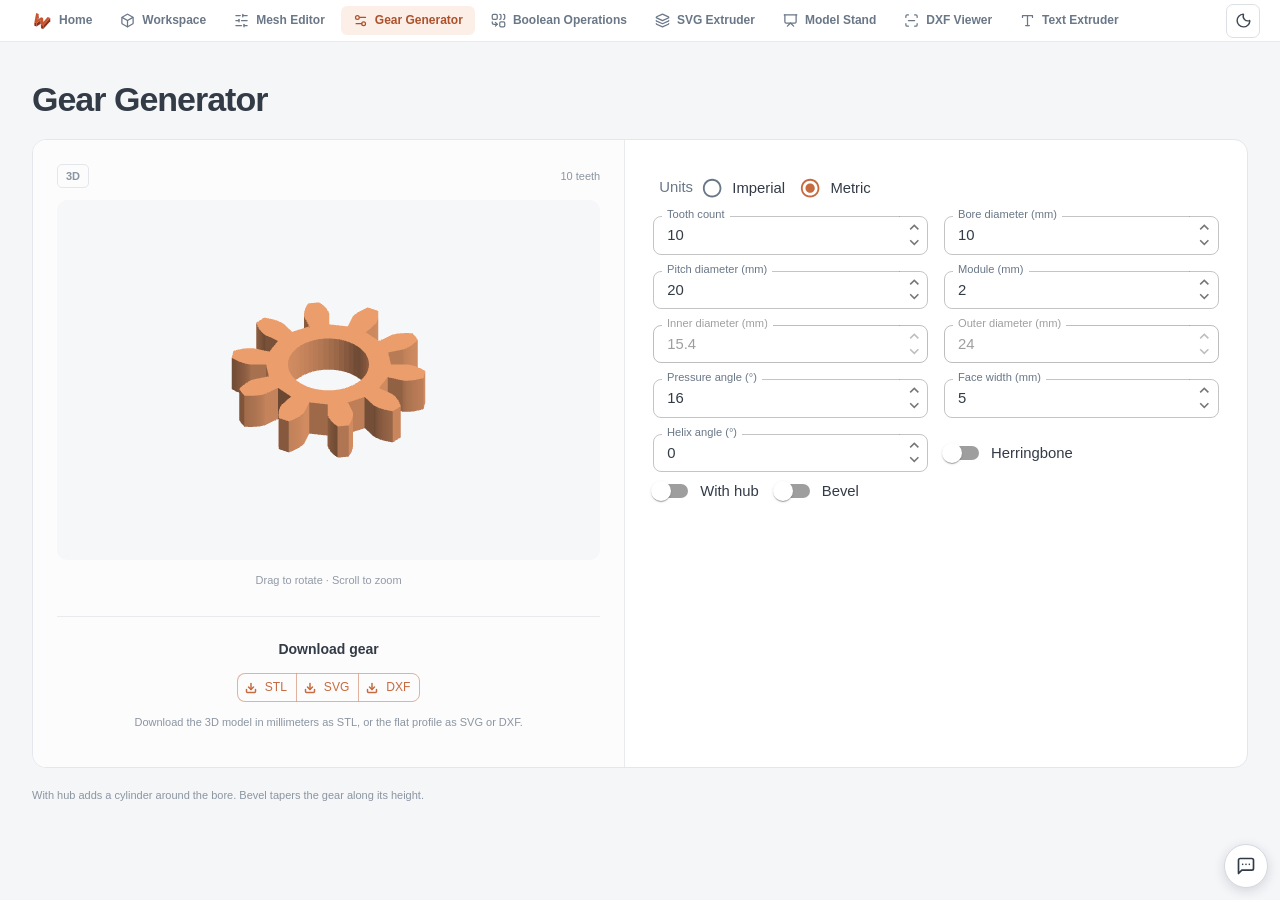
<file: gear-generator/index.html>
<!doctype html>
<html lang="en">
  <head>
    <meta charset="UTF-8" />
    <meta name="viewport" content="width=device-width, initial-scale=1.0" />
    <meta name="theme-color" content="#f5f6f8" />
    <script src="/assets/theme-init.js"></script>
    <meta name="description" content="Size a spur, helical or herringbone gear in your browser. Add a hub or taper, then export STL, SVG or DXF." />
    <title>Gear Generator · WebCAD</title>
    <link rel="icon" type="image/svg+xml" href="/assets/webcad-mark-q6V_46RK.svg" />
    <script type="module" crossorigin src="/assets/theme-1nkSz7m6.js"></script>
    <script type="module" crossorigin src="/assets/preload-helper-BXl3LOEh.js"></script>
    <script type="module" crossorigin src="/assets/site-navigation-CaWC8DWM.js"></script>
    <script type="module" crossorigin src="/assets/main-MVx6yOml.js"></script>
    <link rel="stylesheet" crossorigin href="/assets/theme-8jM4M90x.css">
    <link rel="stylesheet" crossorigin href="/assets/site-navigation-ox6A5wbo.css">
  </head>
  <body>
    <div id="root"></div>
    <a class="feedback-link" href="https://forms.gle/YBpvEnQr4Qfs91aG6" target="_blank" rel="noopener" aria-label="Feedback (opens in a new tab)" title="Feedback"><svg aria-hidden="true" focusable="false" width="20" height="20" viewBox="0 0 24 24" fill="none" stroke="currentColor" stroke-width="2" stroke-linecap="round" stroke-linejoin="round">
            <path d="M21 15a2 2 0 0 1-2 2H7l-4 4V5a2 2 0 0 1 2-2h14a2 2 0 0 1 2 2z" />
            <path d="M8 10h.01M12 10h.01M16 10h.01" />
          </svg></a>
  </body>
</html>
</file>
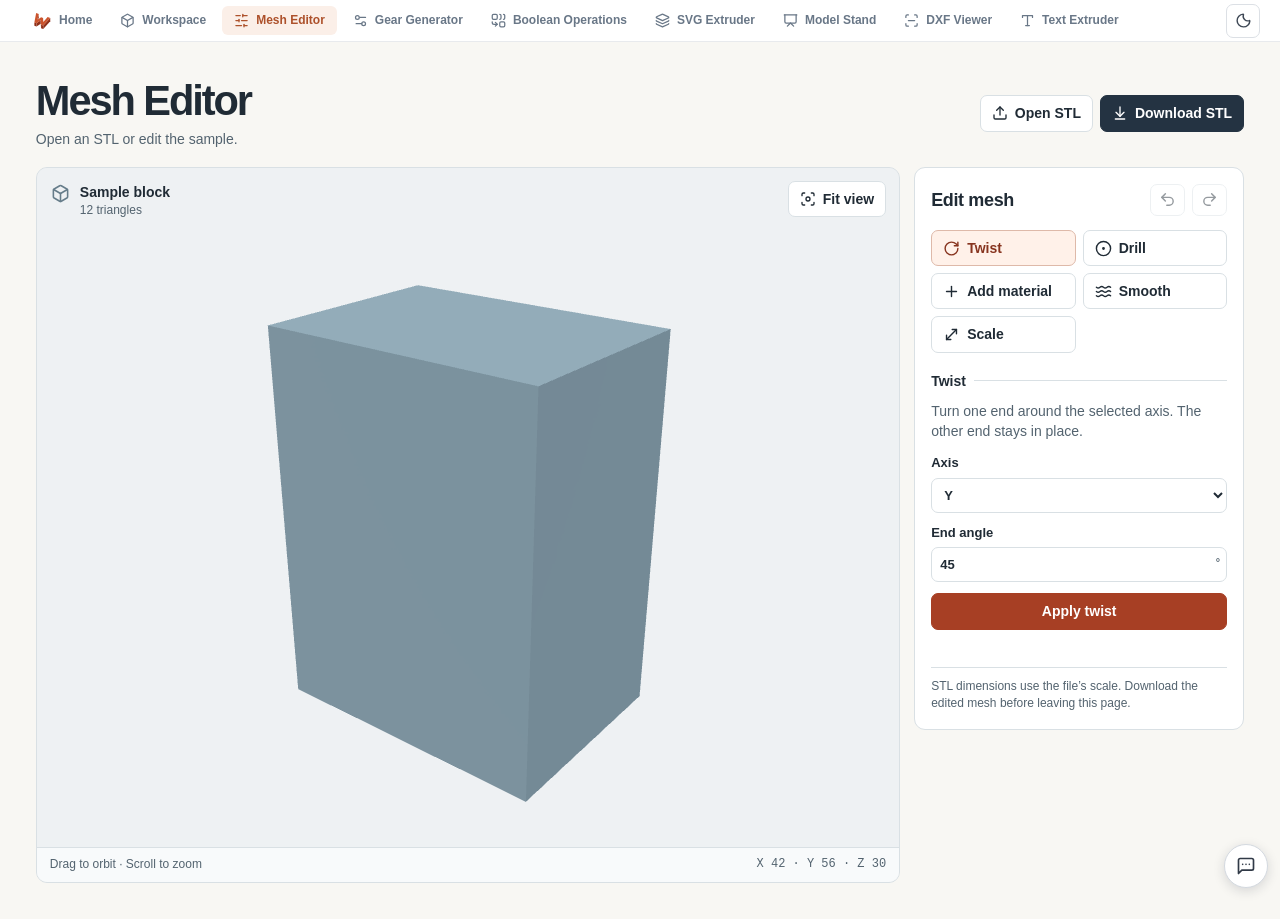
<file: mesh-editor/index.html>
<!doctype html>
<html lang="en">
  <head>
    <meta charset="UTF-8" />
    <meta name="viewport" content="width=device-width, initial-scale=1.0" />
    <meta name="theme-color" content="#f8f7f3" />
    <script src="/assets/theme-init.js"></script>
    <meta name="description" content="Twist, drill, build up, smooth and scale an STL mesh in your browser." />
    <title>Mesh Editor · WebCAD</title>
    <link rel="icon" type="image/svg+xml" href="/assets/webcad-mark-q6V_46RK.svg" />
    <script type="module" crossorigin src="/assets/meshEditor-Chz9AytZ.js"></script>
    <link rel="modulepreload" crossorigin href="/assets/theme-1nkSz7m6.js">
    <link rel="modulepreload" crossorigin href="/assets/site-navigation-CaWC8DWM.js">
    <link rel="modulepreload" crossorigin href="/assets/three.module-DHLk-87x.js">
    <link rel="modulepreload" crossorigin href="/assets/BufferGeometryUtils-BLhkFWFe.js">
    <link rel="modulepreload" crossorigin href="/assets/history-B0fr7Two.js">
    <link rel="modulepreload" crossorigin href="/assets/mesh-Cq_MWlSY.js">
    <link rel="modulepreload" crossorigin href="/assets/STLExporter-BExu1CFc.js">
    <link rel="modulepreload" crossorigin href="/assets/stl-DWaV-Jpd.js">
    <link rel="modulepreload" crossorigin href="/assets/OrbitControls-Dok8Map7.js">
    <link rel="modulepreload" crossorigin href="/assets/arrow-down-to-line-ipe1766n.js">
    <link rel="modulepreload" crossorigin href="/assets/focus-BEFXwj_K.js">
    <link rel="modulepreload" crossorigin href="/assets/plus-DhCy1_EF.js">
    <link rel="stylesheet" crossorigin href="/assets/theme-8jM4M90x.css">
    <link rel="stylesheet" crossorigin href="/assets/site-navigation-ox6A5wbo.css">
    <link rel="stylesheet" crossorigin href="/assets/meshEditor-Cu7Tf4a7.css">
  </head>
  <body>
    <div id="root"></div>
    <a class="feedback-link" href="https://forms.gle/YBpvEnQr4Qfs91aG6" target="_blank" rel="noopener" aria-label="Feedback (opens in a new tab)" title="Feedback"><svg aria-hidden="true" focusable="false" width="20" height="20" viewBox="0 0 24 24" fill="none" stroke="currentColor" stroke-width="2" stroke-linecap="round" stroke-linejoin="round">
            <path d="M21 15a2 2 0 0 1-2 2H7l-4 4V5a2 2 0 0 1 2-2h14a2 2 0 0 1 2 2z" />
            <path d="M8 10h.01M12 10h.01M16 10h.01" />
          </svg></a>
  </body>
</html>
</file>
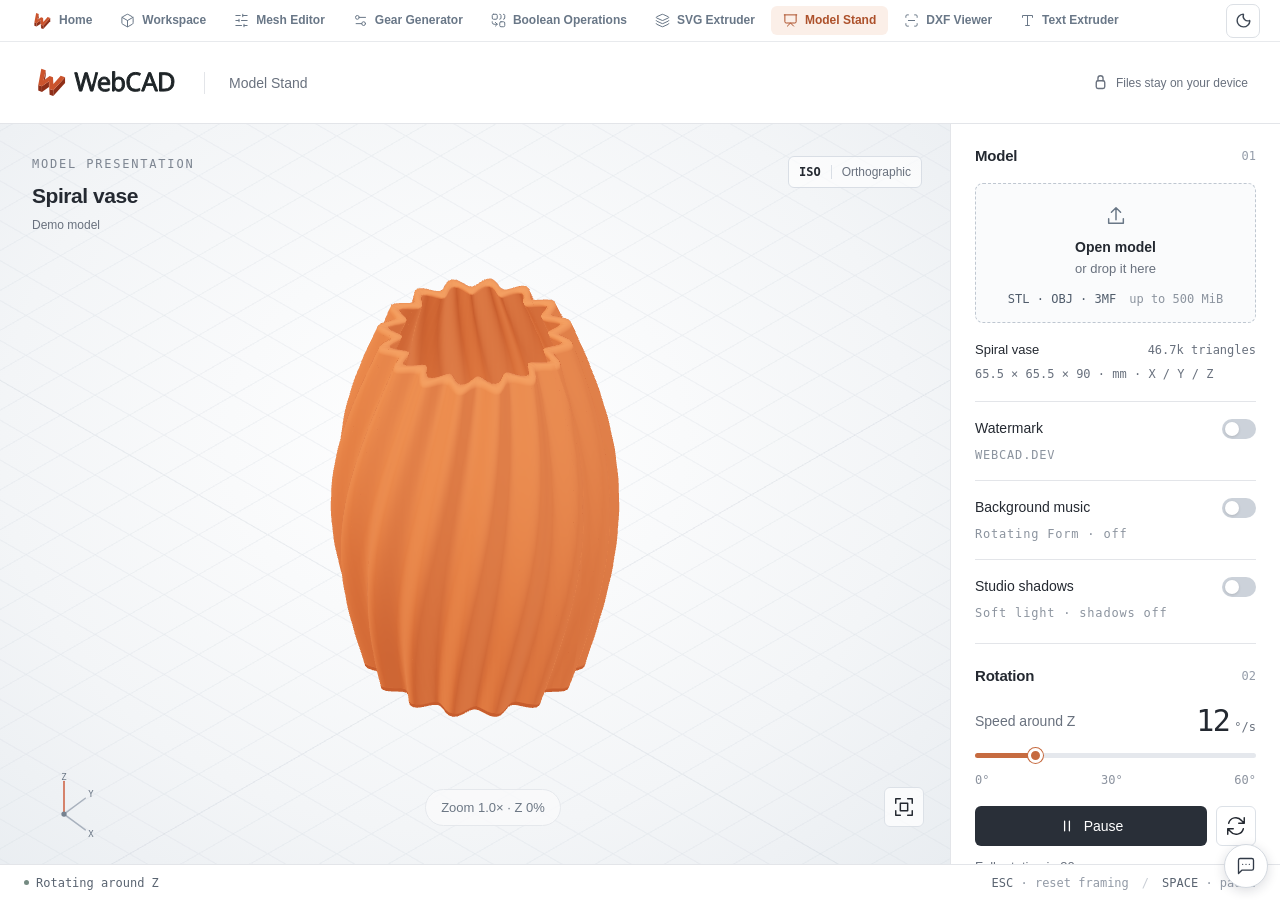
<file: model-stand/index.html>
<!doctype html>
<html lang="en">
<head>
  <meta charset="utf-8">
  <meta name="viewport" content="width=device-width, initial-scale=1">
  <meta name="theme-color" content="#f4f5f7">
  <script src="/assets/theme-init.js"></script>
  <meta name="description" content="Open an STL, OBJ or basic 3MF file in your browser. Frame the model in an orthographic view and record a turntable or flyby video with music.">
  <title>Model Stand · WebCAD</title>
  <link rel="icon" type="image/svg+xml" href="/assets/webcad-mark-q6V_46RK.svg">
  <script type="module" crossorigin src="/assets/modelStand-UENpzpjw.js"></script>
  <link rel="modulepreload" crossorigin href="/assets/theme-1nkSz7m6.js">
  <link rel="modulepreload" crossorigin href="/assets/site-navigation-CaWC8DWM.js">
  <link rel="modulepreload" crossorigin href="/assets/three.module-DHLk-87x.js">
  <link rel="stylesheet" crossorigin href="/assets/theme-8jM4M90x.css">
  <link rel="stylesheet" crossorigin href="/assets/site-navigation-ox6A5wbo.css">
  <link rel="stylesheet" crossorigin href="/assets/modelStand-DjB0HjEp.css">
</head>
<body>
  <div id="site-navigation"></div>
  <header class="topbar">
    <div class="brand">
      <img src="/assets/webcad-logo-mOBmCley.svg" width="148" height="38" alt="WebCAD">
      <span class="brand-divider"></span><span class="brand-caption">Model Stand</span>
    </div>
    <span class="local-label"><svg viewBox="0 0 20 20" aria-hidden="true"><rect x="5" y="8" width="10" height="9" rx="2"/><path d="M7 8V5a3 3 0 0 1 6 0v3"/></svg>Files stay on your device</span>
  </header>
  <main>
    <section class="viewport" id="viewport" aria-label="Orthographic model viewer">
      <div id="canvas-host"><div id="watermark" class="watermark" aria-hidden="true" hidden><span>WEBCAD.DEV</span></div></div>
      <div class="view-label"><span class="eyebrow">MODEL PRESENTATION</span><h1 id="view-title">Spiral vase</h1><span id="model-kind" class="small-label">Demo model</span></div>
      <div class="projection-badge"><strong id="projection-name">ISO</strong><span>Orthographic</span></div>
      <div class="drop-overlay" id="drop-overlay" hidden><div class="drop-symbol">↓</div><strong>Drop your model here</strong><span>STL · OBJ · 3MF</span></div>
      <div class="viewer-error" id="viewer-error" role="alert" hidden></div>
      <div class="view-footer">
        <div class="axes" id="axes" aria-label="Current view axes"><svg viewBox="0 0 86 78" aria-hidden="true"><path id="axis-z" class="axis-z" d="M43 47V10"/><path id="axis-x" class="axis-x" d="m43 47 30 17"/><path id="axis-y" class="axis-y" d="M43 47 13 64"/><circle cx="43" cy="47" r="3"/><text id="axis-z-label" x="39" y="9">Z</text><text id="axis-x-label" x="76" y="73">X</text><text id="axis-y-label" x="3" y="73">Y</text></svg></div>
        <div class="view-hint" id="view-hint">Zoom 1.0× · orthographic view</div>
        <button class="icon-button reset-view" id="reset-view" aria-label="Reset framing" title="Reset zoom and camera position (Esc)"><svg viewBox="0 0 24 24" aria-hidden="true"><path d="M8 3H3v5m13-5h5v5M3 16v5h5m13-5v5h-5M8 8h8v8H8z"/></svg></button>
      </div>
      <div class="loading" id="loading" role="status" hidden><span class="spinner"></span>Loading model…</div>
    </section>
    <aside class="controls" aria-label="Presentation settings">
      <section class="control-section file-section">
        <div class="section-heading"><h2>Model</h2><span class="section-number">01</span></div>
        <button class="upload-button" id="upload-button"><svg viewBox="0 0 24 24" aria-hidden="true"><path d="M12 16V3m-5 5 5-5 5 5M4 15v5h16v-5"/></svg><strong>Open model</strong><span>or drop it here</span><span class="file-types">STL · OBJ · 3MF <span>up to 500 MiB</span></span></button>
        <input type="file" id="file-input" accept=".stl,.obj,.3mf" hidden>
        <p class="error-message" id="file-error" role="alert" hidden></p>
        <div class="model-info"><span id="file-name">Spiral vase</span><span id="triangle-count">—</span></div>
        <div class="dimensions" id="dimensions">—</div>
        <div class="watermark-section">
          <label class="switch-row" for="watermark-enabled"><span>Watermark</span><input id="watermark-enabled" type="checkbox" role="switch"><span class="switch-track" aria-hidden="true"></span></label>
          <p class="watermark-caption">WEBCAD.DEV</p>
        </div>
        <div class="watermark-section music-section">
          <label class="switch-row" for="music-enabled"><span>Background music</span><input id="music-enabled" type="checkbox" role="switch"><span class="switch-track" aria-hidden="true"></span></label>
          <p class="watermark-caption" id="music-status" role="status">Rotating Form · off</p>
          <p class="error-message" id="music-error" role="alert" hidden>Could not play Rotating Form. Turn Background music on again to retry.</p>
        </div>
        <div class="watermark-section lighting-section">
          <label class="switch-row" for="lighting-enabled"><span>Studio shadows</span><input id="lighting-enabled" type="checkbox" role="switch"><span class="switch-track" aria-hidden="true"></span></label>
          <p class="watermark-caption" id="lighting-status" role="status">Soft light · shadows off</p>
        </div>
      </section>
      <section class="control-section">
        <div class="section-heading"><h2>Rotation</h2><span class="section-number">02</span></div>
        <div class="readout"><label for="speed">Speed around Z</label><div><output id="speed-value" for="speed">12</output><span>°/s</span></div></div>
        <input class="range" id="speed" type="range" min="0" max="60" step="1" value="12" aria-label="Rotation speed around Z">
        <div class="range-labels"><span>0°</span><span>30°</span><span>60°</span></div>
        <div class="rotation-actions"><button class="pause-button" id="pause-button" aria-pressed="false"><svg id="pause-icon" viewBox="0 0 20 20" aria-hidden="true"><path d="M7 4v12M13 4v12"/></svg><span id="pause-label">Pause</span></button><button class="icon-button" id="reverse-button" aria-label="Reverse rotation" aria-pressed="false" title="Reverse direction"><svg viewBox="0 0 24 24" aria-hidden="true"><path d="M4 9a8 8 0 0 1 14-3l3 3M21 3v6h-6M20 15A8 8 0 0 1 6 18l-3-3M3 21v-6h6"/></svg></button></div>
        <div class="rotation-status" id="rotation-status" role="status">Full rotation in 30 s</div>
      </section>
      <section class="control-section zoom-section">
        <div class="section-heading"><h2>Zoom</h2><span class="section-number">03</span></div>
        <div class="readout zoom-readout"><label for="zoom">Model zoom</label><div><output id="zoom-value" for="zoom">1.0</output><span>×</span></div></div>
        <input class="range" id="zoom" type="range" min="1" max="4" step="0.25" value="1" aria-label="Model zoom">
        <div class="range-labels"><span>1×</span><span>2.5×</span><span>4×</span></div>
      </section>
      <section class="control-section view-section">
        <div class="section-heading"><h2>View</h2><span class="section-number">04</span></div>
        <div class="readout angle-readout"><label for="azimuth">Camera azimuth</label><div><output id="azimuth-value" for="azimuth">45</output><span>°</span></div></div>
        <input class="range" id="azimuth" type="range" min="0" max="360" step="1" value="45" aria-label="Camera azimuth around the model">
        <div class="range-labels"><span>0°</span><span>180°</span><span>360°</span></div>
        <div class="readout angle-readout elevation-readout"><label for="elevation">Camera elevation</label><div><output id="elevation-value" for="elevation">35.3</output><span>°</span></div></div>
        <input class="range" id="elevation" type="range" min="10" max="80" step="0.001" value="35.264" aria-label="Camera elevation above the model">
        <div class="range-labels"><span>10°</span><span>45°</span><span>80°</span></div>
        <div class="readout angle-readout z-readout"><label for="z-offset">Camera Z offset</label><div><output id="z-offset-value" for="z-offset">0</output><span>%</span></div></div>
        <input class="range" id="z-offset" type="range" min="-100" max="100" step="5" value="0" aria-label="Camera offset along Z">
        <div class="range-labels"><span>−100%</span><span>0</span><span>+100%</span></div>
        <button class="pause-button view-reset" id="reset-angle">Reset to isometric</button>
        <p class="control-note">Use Z offset to move the framing up or down without tilting the camera.</p>
      </section>
      <section class="control-section export-section">
        <div class="section-heading"><h2>Video</h2><span class="section-number">05</span></div>
        <label class="field-label" for="flight-style">Flyby style</label>
        <select class="flight-select" id="flight-style">
          <option value="turntable">Turntable</option>
          <option value="cinematic">Cinematic orbit</option>
          <option value="beat-cut">Beat cuts</option>
          <option value="spiral">Spiral rise</option>
        </select>
        <p class="flight-description" id="flight-description">The model makes one full turn at the speed and direction you set.</p>
        <label class="field-label" for="video-format">File format</label>
        <select class="flight-select" id="video-format">
          <option value="mp4">MP4</option>
          <option value="webm">WebM</option>
        </select>
        <p class="flight-description" id="format-description">WebCAD selects MP4 when your browser can record it.</p>
        <div class="export-actions">
          <button class="pause-button preview-button" id="preview-flight" aria-pressed="false"><span id="preview-flight-label">Preview</span></button>
          <button class="pause-button export-button" id="export-video" aria-pressed="false"><span id="export-video-label">Record video</span></button>
        </div>
        <div class="export-progress" id="export-progress" role="progressbar" aria-label="Video recording progress" aria-valuemin="0" aria-valuemax="100" aria-valuenow="0" hidden><span id="export-progress-bar"></span></div>
        <p class="rotation-status" id="export-status" role="status">Turntable · 30 s · full rotation</p>
        <p class="control-note">Cinematic orbit, Beat cuts and Spiral rise each last 20 seconds and follow Rotating Form at 96 BPM. The track starts from the beginning in previews and recordings.</p>
        <p class="error-message" id="export-error" role="alert" hidden></p>
      </section>
      <footer class="panel-footer"><span class="iso-cube">◇</span><div>Orthographic view<span>Parallel edges stay parallel.</span></div></footer>
    </aside>
  </main>
  <footer class="statusbar"><span><span class="status-mark"></span><span id="status-text">Ready</span></span><span>ESC <span class="status-muted">· reset framing</span><span class="status-separator">/</span>SPACE <span class="status-muted">· pause</span></span></footer>
  <audio id="background-music" src="/assets/rotating-form-CRkQZD6o.mp3" preload="none" loop hidden></audio>
  <noscript>Enable JavaScript in your browser to view 3D models.</noscript>
  <a class="feedback-link" href="https://forms.gle/YBpvEnQr4Qfs91aG6" target="_blank" rel="noopener" aria-label="Feedback (opens in a new tab)" title="Feedback"><svg aria-hidden="true" focusable="false" width="20" height="20" viewBox="0 0 24 24" fill="none" stroke="currentColor" stroke-width="2" stroke-linecap="round" stroke-linejoin="round">
            <path d="M21 15a2 2 0 0 1-2 2H7l-4 4V5a2 2 0 0 1 2-2h14a2 2 0 0 1 2 2z" />
            <path d="M8 10h.01M12 10h.01M16 10h.01" />
          </svg></a>
</body>
</html>
</file>
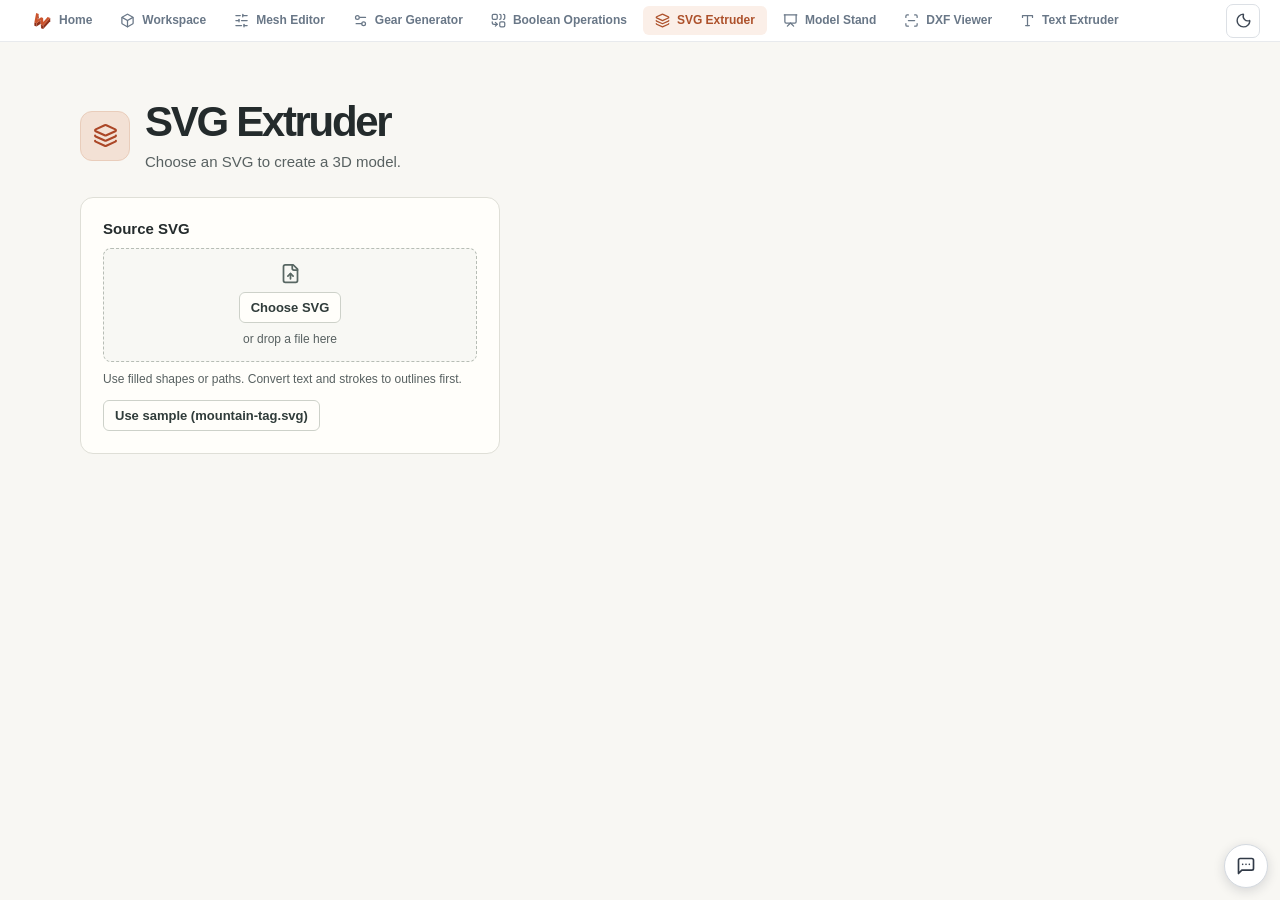
<file: svg-extruder/index.html>
<!doctype html>
<html lang="en">
  <head>
    <meta charset="UTF-8" />
    <meta name="viewport" content="width=device-width, initial-scale=1.0" />
    <meta name="theme-color" content="#f8f7f3" />
    <script src="/assets/theme-init.js"></script>
    <meta name="description" content="Turn a filled SVG into a 3D model. Set its size and thickness in millimeters, preview it, and download an STL." />
    <title>SVG Extruder · WebCAD</title>
    <link rel="icon" type="image/svg+xml" href="/assets/webcad-mark-q6V_46RK.svg" />
    <script type="module" crossorigin src="/assets/svgExtruder-B_lM_Q-D.js"></script>
    <link rel="modulepreload" crossorigin href="/assets/theme-1nkSz7m6.js">
    <link rel="modulepreload" crossorigin href="/assets/site-navigation-CaWC8DWM.js">
    <link rel="modulepreload" crossorigin href="/assets/three.module-DHLk-87x.js">
    <link rel="modulepreload" crossorigin href="/assets/STLExporter-BExu1CFc.js">
    <link rel="modulepreload" crossorigin href="/assets/clipper-CmiQ6mHM.js">
    <link rel="modulepreload" crossorigin href="/assets/SVGLoader-DsWV3MN0.js">
    <link rel="modulepreload" crossorigin href="/assets/OrbitControls-Dok8Map7.js">
    <link rel="modulepreload" crossorigin href="/assets/focus-BEFXwj_K.js">
    <link rel="modulepreload" crossorigin href="/assets/file-up-BYZ4593d.js">
    <link rel="modulepreload" crossorigin href="/assets/arrow-down-to-line-ipe1766n.js">
    <link rel="stylesheet" crossorigin href="/assets/theme-8jM4M90x.css">
    <link rel="stylesheet" crossorigin href="/assets/site-navigation-ox6A5wbo.css">
    <link rel="stylesheet" crossorigin href="/assets/svgExtruder-BolTy3Ag.css">
  </head>
  <body>
    <div id="root"></div>
    <a class="feedback-link" href="https://forms.gle/YBpvEnQr4Qfs91aG6" target="_blank" rel="noopener" aria-label="Feedback (opens in a new tab)" title="Feedback"><svg aria-hidden="true" focusable="false" width="20" height="20" viewBox="0 0 24 24" fill="none" stroke="currentColor" stroke-width="2" stroke-linecap="round" stroke-linejoin="round">
            <path d="M21 15a2 2 0 0 1-2 2H7l-4 4V5a2 2 0 0 1 2-2h14a2 2 0 0 1 2 2z" />
            <path d="M8 10h.01M12 10h.01M16 10h.01" />
          </svg></a>
  </body>
</html>
</file>
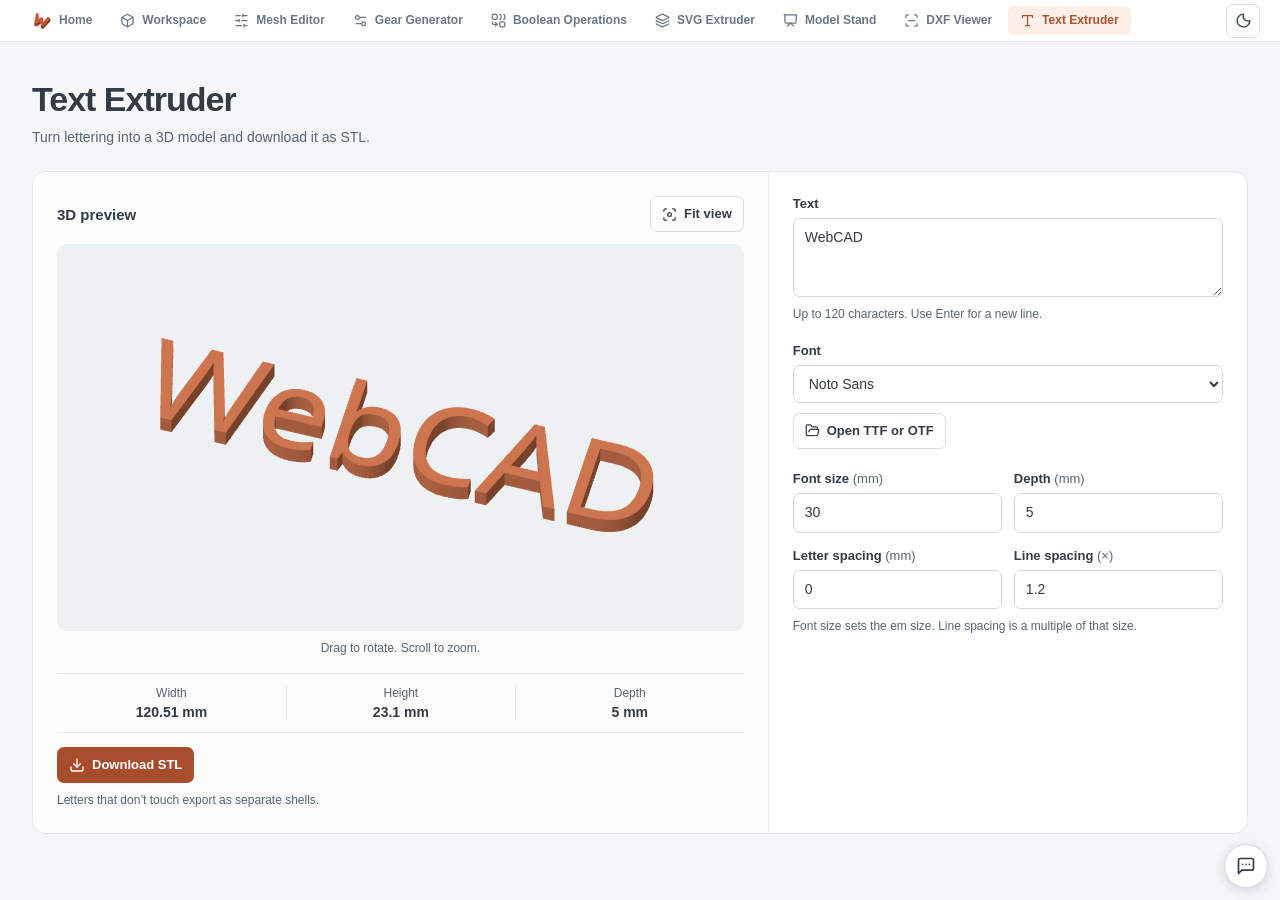
<file: text-extruder/index.html>
<!doctype html>
<html lang="en">
  <head>
    <meta charset="UTF-8" />
    <meta name="viewport" content="width=device-width, initial-scale=1.0" />
    <meta name="theme-color" content="#f5f6f8" />
    <script src="/assets/theme-init.js"></script>
    <meta name="description" content="Extrude text from a font into a 3D model. Set the size and depth, preview the lettering and download an STL." />
    <title>Text Extruder · WebCAD</title>
    <link rel="icon" type="image/svg+xml" href="/assets/webcad-mark-q6V_46RK.svg" />
    <script type="module" crossorigin src="/assets/textExtruder-Bcwznvkx.js"></script>
    <link rel="modulepreload" crossorigin href="/assets/theme-1nkSz7m6.js">
    <link rel="modulepreload" crossorigin href="/assets/site-navigation-CaWC8DWM.js">
    <link rel="modulepreload" crossorigin href="/assets/clipper-CmiQ6mHM.js">
    <link rel="modulepreload" crossorigin href="/assets/three.module-DHLk-87x.js">
    <link rel="modulepreload" crossorigin href="/assets/STLExporter-BExu1CFc.js">
    <link rel="modulepreload" crossorigin href="/assets/OrbitControls-Dok8Map7.js">
    <link rel="modulepreload" crossorigin href="/assets/focus-BEFXwj_K.js">
    <link rel="modulepreload" crossorigin href="/assets/download-BGK22qOE.js">
    <link rel="stylesheet" crossorigin href="/assets/theme-8jM4M90x.css">
    <link rel="stylesheet" crossorigin href="/assets/site-navigation-ox6A5wbo.css">
    <link rel="stylesheet" crossorigin href="/assets/textExtruder-BPyDGoTR.css">
  </head>
  <body>
    <div id="root"></div>
    <a class="feedback-link" href="https://forms.gle/YBpvEnQr4Qfs91aG6" target="_blank" rel="noopener" aria-label="Feedback (opens in a new tab)" title="Feedback"><svg aria-hidden="true" focusable="false" width="20" height="20" viewBox="0 0 24 24" fill="none" stroke="currentColor" stroke-width="2" stroke-linecap="round" stroke-linejoin="round">
            <path d="M21 15a2 2 0 0 1-2 2H7l-4 4V5a2 2 0 0 1 2-2h14a2 2 0 0 1 2 2z" />
            <path d="M8 10h.01M12 10h.01M16 10h.01" />
          </svg></a>
  </body>
</html>
</file>
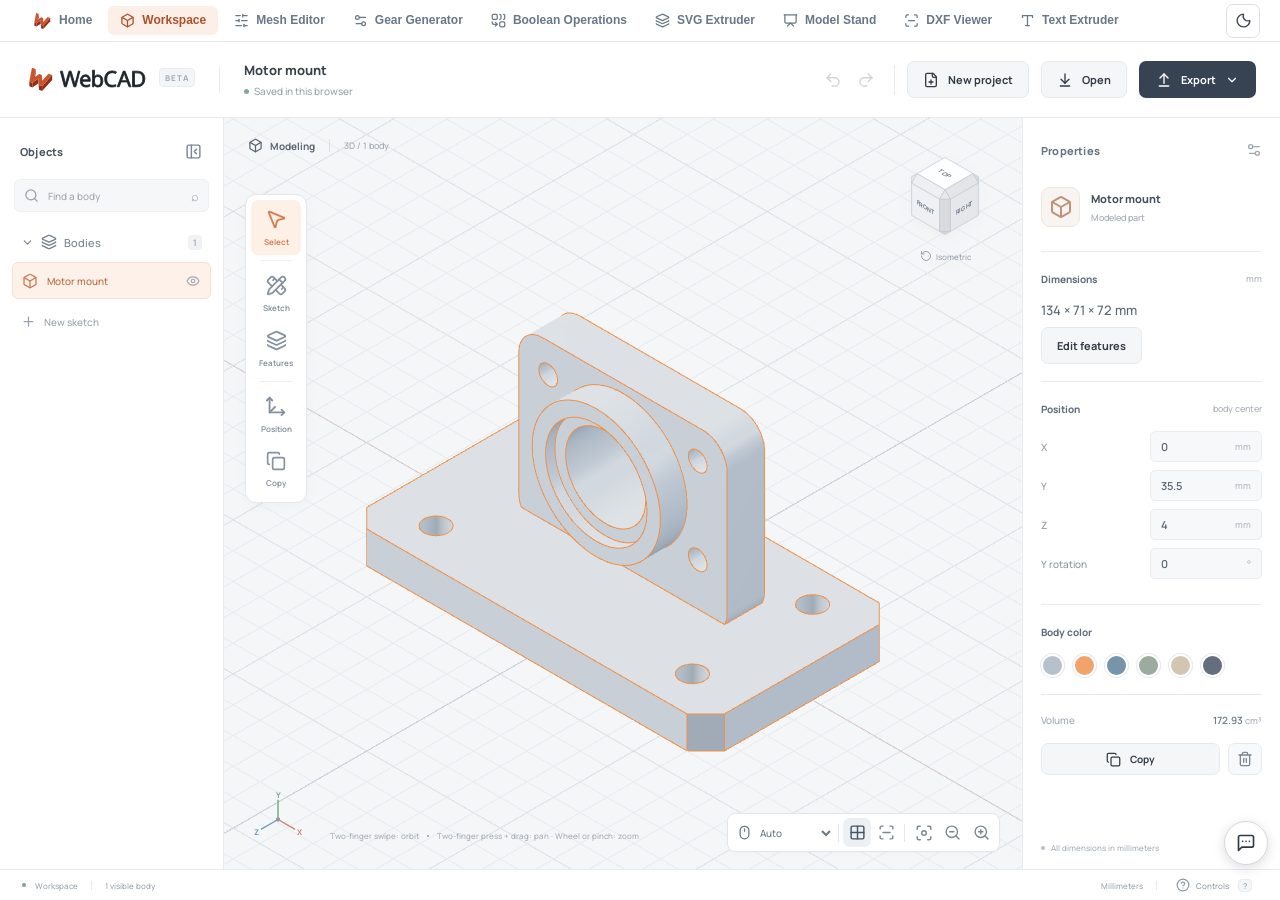
<file: workspace/index.html>
<!doctype html>
<html lang="en">
  <head>
    <meta charset="UTF-8" />
    <meta name="viewport" content="width=device-width, initial-scale=1.0" />
    <meta name="theme-color" content="#f5f6f8" />
    <script src="/assets/theme-init.js"></script>
    <meta name="description" content="Choose a plane, draw a sketch, and extrude it into a 3D part. Save an editable WebCAD project or export a mesh as STL." />
    <title>Workspace · WebCAD</title>
    <link rel="icon" type="image/svg+xml" href="/assets/webcad-mark-q6V_46RK.svg" />
    <script type="module" crossorigin src="/assets/theme-1nkSz7m6.js"></script>
    <script type="module" crossorigin src="/assets/preload-helper-BXl3LOEh.js"></script>
    <script type="module" crossorigin src="/assets/site-navigation-CaWC8DWM.js"></script>
    <script type="module" crossorigin src="/assets/main-MVx6yOml.js"></script>
    <link rel="stylesheet" crossorigin href="/assets/theme-8jM4M90x.css">
    <link rel="stylesheet" crossorigin href="/assets/site-navigation-ox6A5wbo.css">
  </head>
  <body>
    <div id="root"></div>
    <a class="feedback-link" href="https://forms.gle/YBpvEnQr4Qfs91aG6" target="_blank" rel="noopener" aria-label="Feedback (opens in a new tab)" title="Feedback"><svg aria-hidden="true" focusable="false" width="20" height="20" viewBox="0 0 24 24" fill="none" stroke="currentColor" stroke-width="2" stroke-linecap="round" stroke-linejoin="round">
            <path d="M21 15a2 2 0 0 1-2 2H7l-4 4V5a2 2 0 0 1 2-2h14a2 2 0 0 1 2 2z" />
            <path d="M8 10h.01M12 10h.01M16 10h.01" />
          </svg></a>
  </body>
</html>
</file>
<file: assets/theme-8jM4M90x.css>
:root{color-scheme:light}.feedback-link{position:fixed;right:12px;bottom:12px;z-index:12;box-sizing:border-box;display:grid;place-items:center;width:44px;height:44px;border:1px solid var(--theme-border-strong, #d3d8df);border-radius:50%;background:var(--theme-surface, #fff);color:var(--theme-text, #313a47);box-shadow:0 3px 12px #151e3026}.feedback-link:hover{background:var(--theme-hover, #f0f2f4)}.feedback-link:focus-visible{outline:2px solid var(--theme-accent, #b95932);outline-offset:2px}:root[data-theme=dark]{color-scheme:dark;--theme-page: #191d23;--theme-surface: #21262e;--theme-inset: #282e38;--theme-hover: #323a46;--theme-stage: #242a33;--theme-border: #3d4653;--theme-border-strong: #566170;--theme-text: #edf0f4;--theme-secondary: #c9d0da;--theme-muted: #a8b3c1;--theme-accent: #f2a37e;--theme-accent-surface: #473129;--theme-accent-border: #825743;--theme-action: #a74728;--theme-action-hover: #923b20;--theme-error: #ffb4a1;--theme-error-surface: #482e2d;--theme-success: #9ad2ba;--theme-success-surface: #263d38;--theme-info: #a5caff;--theme-info-surface: #24354c;--theme-info-border: #526b8b;--theme-overlay: #21262ef0;--theme-backdrop: #090c12a8;color:var(--theme-text);background:var(--theme-page)}.theme-toggle{display:grid;place-items:center;flex:none;width:34px;height:34px;padding:0;border:1px solid var(--theme-border, #dce0e5);border-radius:7px;background:var(--theme-surface, #fff);color:var(--theme-secondary, #3e4855);cursor:pointer}.theme-toggle:hover{background:var(--theme-hover, #f0f2f4)}.theme-toggle:focus-visible{outline:2px solid var(--theme-accent, #b95932);outline-offset:2px}.theme-toggle:before{content:"";width:17px;height:17px;background:currentColor;-webkit-mask:url("data:image/svg+xml,%3Csvg xmlns='http://www.w3.org/2000/svg' viewBox='0 0 24 24' fill='none' stroke='black' stroke-width='2' stroke-linecap='round' stroke-linejoin='round'%3E%3Cpath d='M20.985 12.486a9 9 0 1 1-9.473-9.472c.405-.022.617.46.402.803a6.5 6.5 0 0 0 8.268 8.268c.344-.215.825-.004.803.401'/%3E%3C/svg%3E") center / contain no-repeat;mask:url("data:image/svg+xml,%3Csvg xmlns='http://www.w3.org/2000/svg' viewBox='0 0 24 24' fill='none' stroke='black' stroke-width='2' stroke-linecap='round' stroke-linejoin='round'%3E%3Cpath d='M20.985 12.486a9 9 0 1 1-9.473-9.472c.405-.022.617.46.402.803a6.5 6.5 0 0 0 8.268 8.268c.344-.215.825-.004.803.401'/%3E%3C/svg%3E") center / contain no-repeat}:root[data-theme=dark] .theme-toggle:before{-webkit-mask-image:url("data:image/svg+xml,%3Csvg xmlns='http://www.w3.org/2000/svg' viewBox='0 0 24 24' fill='none' stroke='black' stroke-width='2' stroke-linecap='round'%3E%3Ccircle cx='12' cy='12' r='4'/%3E%3Cpath d='M12 2v2m0 16v2M2 12h2m16 0h2M4.93 4.93l1.42 1.42m11.3 11.3 1.42 1.42m0-14.14-1.42 1.42m-11.3 11.3-1.42 1.42'/%3E%3C/svg%3E");mask-image:url("data:image/svg+xml,%3Csvg xmlns='http://www.w3.org/2000/svg' viewBox='0 0 24 24' fill='none' stroke='black' stroke-width='2' stroke-linecap='round'%3E%3Ccircle cx='12' cy='12' r='4'/%3E%3Cpath d='M12 2v2m0 16v2M2 12h2m16 0h2M4.93 4.93l1.42 1.42m11.3 11.3 1.42 1.42m0-14.14-1.42 1.42m-11.3 11.3-1.42 1.42'/%3E%3C/svg%3E")}
</file>
<file: assets/site-theme-Ce7Dn8xQ.css>
.direct-edit{--handle-color: #1765c8;--guide-color: var(--theme-info, #1765c8);position:absolute;inset:0;pointer-events:none}.direct-selection-count{position:absolute;top:16px;left:50%;transform:translate(-50%);padding:5px 9px;color:var(--theme-text, #313a47);background:var(--theme-overlay, #fffffff5);border:1px solid var(--theme-info-border, #adc9ec);border-radius:6px;pointer-events:none}.direct-edit-guide{width:100%;height:100%;stroke:var(--guide-color);stroke-width:1.5;fill:var(--guide-color)}.direct-edit-anchor{position:absolute}.direct-edit-handle{position:absolute;display:grid;place-items:center;width:32px;height:32px;transform:translate(-50%,-50%);color:#fff;background:var(--handle-color);border:1px solid #ffffffc0;border-radius:50%;box-shadow:0 2px 8px #152e5050;cursor:grab;pointer-events:auto;touch-action:none}.direct-edit-handle.dragging{cursor:grabbing}.direct-edit-field{position:absolute;left:24px;top:-16px;width:max-content;max-width:168px;padding:7px 8px;color:var(--theme-text, #313a47);background:var(--theme-overlay, #fffffff5);border:1px solid var(--theme-info-border, #adc9ec);border-radius:8px;box-shadow:0 3px 12px #152e501a;pointer-events:auto}.direct-edit-field.field-left{left:auto;right:24px}.direct-edit-field.field-above{top:auto;bottom:-16px}.direct-edit-field label{display:block;margin-bottom:4px;font-size:11px;font-weight:650}.direct-edit-number{display:flex;align-items:center;gap:6px;font-size:11px}.direct-edit-number input{width:66px;padding:4px 6px;background:var(--theme-inset, #f4f6fa);border:1px solid var(--theme-border, #dce2ea);border-radius:4px;font-size:13px;font-variant-numeric:tabular-nums}.direct-edit-number input[aria-invalid=true]{border-color:var(--theme-error, #b54527)}.direct-edit-number button{display:grid;place-items:center;padding:4px;color:var(--guide-color);background:var(--theme-info-surface, #e9f2ff);border-radius:4px}#direct-edit-hint,#direct-edit-error{margin-top:5px;color:var(--theme-secondary, #4c596a);font-size:10px;line-height:1.35}#direct-edit-error{color:var(--theme-error, #a9361d)}:root{--paper: var(--theme-page, #f8f7f3);--ink: var(--theme-text, #1e2427);--muted: var(--theme-muted, #535b5d);--line: var(--theme-border, #dfdfd7);--accent: var(--theme-accent, #ba411e);--mono: ui-monospace, "SFMono-Regular", Consolas, monospace;font-family:Helvetica Neue,Arial,sans-serif;background:var(--paper);color:var(--ink)}*,*:before,*:after{box-sizing:border-box}body,h1,h2,h3,p,figure{margin:0}a{color:inherit;text-decoration:none}img{display:block;max-width:100%;height:auto}a:focus-visible{outline:2px solid var(--accent);outline-offset:4px}.container{width:min(100% - clamp(32px,8vw,104px),1220px);margin-inline:auto}.mono,.eyebrow{font:600 11px/1.4 var(--mono);letter-spacing:.09em}.skip-link{position:absolute;z-index:2;top:12px;left:12px;padding:10px 14px;transform:translateY(-180%);background:var(--paper)}.skip-link:focus{transform:translateY(0)}.site-header{border-bottom:1px solid var(--line)}.header-inner{display:flex;align-items:center;justify-content:space-between;min-height:72px;flex-wrap:wrap;gap:8px 24px;padding-block:12px}.header-inner nav{display:flex;flex:1;justify-content:flex-end;flex-wrap:wrap;gap:2px clamp(12px,1.6vw,24px)}@media(max-width:1180px){.header-inner nav:not(.about-nav){order:1;flex-basis:100%;justify-content:flex-start}}.header-inner nav a{display:flex;align-items:center;min-height:36px;font-size:14px;font-weight:650}.header-inner nav a:hover,.header-inner nav a[aria-current],.text-link:hover{color:var(--accent)}.wordmark{display:inline-block}.button{display:inline-flex;align-items:center;justify-content:center;gap:14px;width:fit-content;padding:14px 18px;border:1px solid var(--ink);border-radius:7px;font-size:14px;font-weight:700;line-height:1.2;transition:background-color .18s,color .18s,border-color .18s}.button span{font-size:17px;line-height:1}.button-primary{border-color:var(--theme-action, var(--accent));color:#fff;background:var(--theme-action, var(--accent))}.button-primary:hover{border-color:var(--theme-action-hover, #953619);background:var(--theme-action-hover, #953619)}.button-secondary{border-color:var(--theme-border-strong, #b6b4a9)}.button-secondary:hover{color:var(--accent);border-color:var(--accent)}.hero{display:grid;grid-template-columns:minmax(0,4fr) minmax(0,6fr);align-items:center;gap:clamp(22px,4vw,58px);padding-block:clamp(40px,6vw,86px) clamp(52px,7vw,98px)}.eyebrow{display:flex;align-items:center;gap:10px;text-transform:uppercase}.status-dot{display:inline-block;width:7px;height:7px;border-radius:50%;background:var(--accent)}.hero h1{margin:21px 0 24px;font-size:clamp(76px,8.9vw,136px);font-weight:750;line-height:.85;letter-spacing:-.085em}.hero h1 span,.section-index{color:var(--accent)}.hero-description{max-width:34ch;color:var(--muted);font-size:clamp(17px,1.55vw,21px);line-height:1.5}.hero-actions{display:flex;align-items:center;flex-wrap:wrap;gap:16px 22px;margin-top:27px}.text-link{display:inline-flex;align-items:center;gap:8px;width:fit-content;font-size:14px;font-weight:700}.text-link span{font-size:17px}.hero-demo{overflow:hidden;border-radius:13px}.modeling-stage{position:relative;aspect-ratio:1040 / 686;background:#edf2f3;color:#283a45}.hero-demo[data-live] .modeling-stage{background:var(--theme-stage, #edf2f3);color:var(--theme-text, #283a45)}.modeling-stage img,.modeling-stage canvas{position:absolute;inset:0;width:100%;height:100%;object-fit:cover}.modeling-stage canvas{visibility:hidden;cursor:grab;touch-action:none}.modeling-stage canvas:focus-visible{outline:2px solid var(--theme-accent, #a24526);outline-offset:-3px}.hero-demo[data-live] canvas{visibility:visible}.hero-demo:not([data-live]) .modeling-control{display:none}.modeling-control .direct-edit-handle,.modeling-control .direct-edit-field{pointer-events:none}.modeling-control-label{display:block;margin-bottom:4px;font-size:11px;font-weight:650}.modeling-control input{color:inherit;font-family:inherit;width:55px}.hero-demo[data-live] .modeling-stage img{visibility:hidden}.modeling-stage[data-dragging] canvas{cursor:grabbing}.modeling-count,.modeling-step{position:absolute;pointer-events:none}.modeling-count{top:14px;right:16px;display:none}.modeling-step [data-model-detail]{visibility:hidden}.hero-demo[data-live] .modeling-count{display:block}.hero-demo[data-live] .modeling-step [data-model-detail]{visibility:visible}.modeling-step{bottom:12px;left:16px;right:16px;display:grid;gap:3px}.modeling-step [data-model-title]{font-size:clamp(15px,2.1vw,24px);font-weight:750;letter-spacing:-.035em}.modeling-step [data-model-detail]{color:var(--theme-muted, #4a616b);font:600 clamp(9px,1vw,11px)/1.4 var(--mono)}.sr-only{position:absolute;width:1px;height:1px;overflow:hidden;clip-path:inset(50%);white-space:nowrap}.tool-section{padding-block:clamp(38px,5vw,72px) clamp(42px,6vw,82px);border-block:1px solid var(--line);background:var(--theme-inset, #efeee8)}.section-heading{margin-bottom:28px}.section-heading h2{margin-top:9px;font-size:clamp(34px,4.4vw,59px);letter-spacing:-.065em;line-height:1.06}.tool-grid{display:grid;grid-template-columns:repeat(4,minmax(0,1fr));gap:clamp(12px,2vw,25px)}.tool-link{display:flex;flex-direction:column;height:100%;border:1px solid var(--theme-border, #d9d9d0);border-radius:10px;background:var(--paper);transition:border-color .18s}.tool-link:hover{border-color:var(--accent)}.tool-art{position:relative;display:grid;place-items:center;min-height:154px;overflow:hidden;border-bottom:1px solid #00000012;border-radius:9px 9px 0 0;background-image:radial-gradient(#1e24272a .8px,transparent .8px);background-size:13px 13px}.tool-art img{width:min(88%,280px)}.tool-art-workspace{background-color:#dde5e0}.tool-art-gear{background-color:#f0ddcf}.tool-art-svg{background-color:#e1e8dc}.tool-art-stand{background-color:#e3e2eb}.tool-art-text{background-color:#ebdfd4}.tool-art-mesh{background-color:#deebec}.tool-art-dxf{background-color:#dce9ec}.tool-art-boolean{background-color:#dfe7eb}.tool-number{position:absolute;top:10px;left:10px;padding:3px 5px;border-radius:3px;background:var(--paper);color:var(--theme-secondary, #3e474b);font-size:9px}.tool-body{padding:17px 19px 20px}.tool-title{display:flex;align-items:center;justify-content:space-between;gap:8px}.tool-title h3{font-size:clamp(20px,2.2vw,28px);letter-spacing:-.045em}.tool-arrow{font-size:21px}.tool-link:hover .tool-arrow{color:var(--accent)}.tool-body p{margin-top:7px;color:var(--muted);font-size:15px;line-height:1.55}.tool-body p+p{margin-top:10px}.content-section{padding-block:clamp(44px,6.25vw,86px)}.start-steps,.benefit-grid,.footer-nav ul{margin:0;padding:0;list-style:none}.start-steps{display:grid;grid-template-columns:repeat(3,minmax(0,1fr));gap:clamp(18px,3vw,40px)}.start-steps li{padding-top:18px;border-top:1px solid var(--line)}.step-number{display:inline-grid;place-items:center;width:34px;height:34px;margin-bottom:16px;border:1px solid var(--theme-accent-border, #e1b5a4);border-radius:50%;color:var(--accent)}.start-steps h3,.benefit-grid h3,.contact-options h3{font-size:clamp(19px,2vw,25px);line-height:1.15;letter-spacing:-.035em}.start-steps p,.benefit-grid p,.faq-list p,.closing-panel p,.contact-options p{margin-top:8px;color:var(--muted);font-size:16px;line-height:1.55}.start-steps p a,.faq-list p a,.about-prose a,.site-credit p a{color:var(--ink);text-decoration:underline;text-underline-offset:.18em}.start-steps p a:hover,.faq-list p a:hover,.about-prose a:hover,.site-credit p a:hover{color:var(--accent)}.benefits-section,.about-purpose{border-block:1px solid var(--line);background:var(--theme-inset, #efeee8)}.benefit-grid{display:grid;grid-template-columns:repeat(6,minmax(0,1fr));gap:12px}.benefit-grid li{grid-column:span 2;padding:clamp(18px,2.6vw,32px);border:1px solid var(--line);border-radius:10px;background:var(--paper)}.benefit-grid li:nth-last-child(-n+2){grid-column:span 3}.benefit-grid svg{display:block;width:25px;height:25px;margin-bottom:17px;fill:none;stroke:var(--accent);stroke-width:1.5;stroke-linecap:round;stroke-linejoin:round}.faq-section,.editorial-grid{display:grid;grid-template-columns:minmax(0,4fr) minmax(0,7fr);gap:clamp(20px,5vw,76px)}.faq-section .section-heading,.editorial-grid .section-heading,.closing-panel .section-heading{margin-bottom:0}.faq-list{border-top:1px solid var(--line)}.faq-list details{border-bottom:1px solid var(--line)}.faq-list summary{display:flex;align-items:center;justify-content:space-between;gap:16px;padding:19px 2px;cursor:pointer;font-size:clamp(16px,1.6vw,19px);font-weight:700;line-height:1.35;list-style:none}.faq-list summary::-webkit-details-marker{display:none}.faq-list summary:hover{color:var(--accent)}.faq-list summary:focus-visible{outline:2px solid var(--accent);outline-offset:-2px}.faq-list summary:after{content:"";flex:none;width:17px;height:17px;color:var(--accent);background:linear-gradient(currentColor,currentColor) center / 13px 1.5px no-repeat,linear-gradient(currentColor,currentColor) center / 1.5px 13px no-repeat}.faq-list details[open] summary:after{background-size:13px 1.5px,0 0}.faq-list p{max-width:68ch;margin:4px 26px 20px 2px}.closing-section{padding-bottom:clamp(44px,6.25vw,86px)}.closing-panel{display:flex;align-items:center;justify-content:space-between;gap:20px 32px;padding:clamp(24px,5vw,66px);border:1px solid var(--theme-accent-border, #e1b5a4);border-radius:13px;background:var(--theme-accent-surface, #f5e5da)}.closing-panel h2{margin-top:0}.closing-actions{display:flex;flex-wrap:wrap;align-items:center;gap:14px 20px}.site-footer{border-top:1px solid var(--line)}.footer-nav{display:grid;grid-template-columns:repeat(3,minmax(0,1fr));gap:24px;padding-block:clamp(30px,4vw,52px);border-bottom:1px solid var(--line)}.footer-nav h2{margin-bottom:10px;color:var(--accent)}.footer-nav a{display:inline-block;padding-block:6px;font-size:15px}.footer-nav a:hover{color:var(--accent);text-decoration:underline;text-underline-offset:.18em}.site-credit{display:flex;align-items:center;justify-content:space-between;flex-wrap:wrap;gap:8px 20px;padding-block:20px;color:var(--muted);font-size:14px}.about-intro{display:grid;grid-template-columns:minmax(0,1.05fr) minmax(0,1fr);align-items:center;gap:clamp(24px,6vw,88px)}.about-heading h1{margin-block:16px;font-size:clamp(48px,7vw,94px);line-height:.95;letter-spacing:-.075em}.about-heading>p:not(.eyebrow){max-width:40ch;color:var(--muted);font-size:clamp(18px,1.9vw,23px);line-height:1.5}.about-heading .text-link{margin-top:20px}.about-example{overflow:hidden;border:1px solid var(--line);border-radius:13px;background:var(--theme-surface, #fff)}.about-example img{width:100%}.about-example figcaption{padding:12px 16px;color:var(--muted)}.about-prose{display:grid;gap:16px;color:var(--muted);font-size:17px;line-height:1.65}.contact-options{display:grid;grid-template-columns:repeat(2,minmax(0,1fr));gap:12px}.contact-options>div{display:flex;flex-direction:column;align-items:flex-start;padding:clamp(18px,2.2vw,28px);border:1px solid var(--line);border-radius:10px;background:var(--theme-surface, #fff)}.contact-options p{flex:1;margin-bottom:18px}@media(max-width:1050px){.tool-grid,.benefit-grid{grid-template-columns:repeat(2,minmax(0,1fr))}.benefit-grid li:nth-child(n){grid-column:auto}.benefit-grid li:last-child{grid-column:span 2}}@media(max-width:860px){.hero h1{font-size:clamp(65px,10vw,100px)}.editorial-grid{grid-template-columns:1fr}.closing-panel{align-items:flex-start;flex-direction:column}}@media(max-width:720px){.hero{grid-template-columns:1fr;gap:30px}.hero h1{font-size:clamp(73px,14vw,104px)}.hero-description{max-width:40ch}.tool-grid{grid-template-columns:1fr}.tool-link{display:grid;grid-template-columns:36% 1fr}.tool-art{min-height:132px;border-bottom:0;border-right:1px solid #00000012;border-radius:9px 0 0 9px}.tool-art img{width:100%}.tool-body{align-self:center;padding:13px 15px}.faq-section,.about-intro,.start-steps{grid-template-columns:1fr}}@media(max-width:480px){.header-inner nav.about-nav{order:1;flex-basis:100%;justify-content:flex-start}.tool-link{display:flex}.tool-art{border-right:0;border-bottom:1px solid #00000012;border-radius:9px 9px 0 0}.tool-art img{width:min(78%,280px)}.tool-body{align-self:auto;padding:15px 16px 18px}.benefit-grid,.contact-options{grid-template-columns:1fr}.benefit-grid li:last-child{grid-column:auto}.footer-nav{grid-template-columns:repeat(2,minmax(0,1fr));gap:20px 12px}}@media(prefers-reduced-motion:reduce){.button,.tool-link{transition:none}}
</file>
<file: assets/site-navigation-ox6A5wbo.css>
.site-navigation{box-sizing:border-box;display:flex;align-items:center;justify-content:space-between;gap:8px;height:42px;padding:0 20px;border-bottom:1px solid var(--theme-border, #e8eaed);background:var(--theme-surface, #fff);font:600 12px/1.3 -apple-system,BlinkMacSystemFont,Segoe UI,sans-serif}.site-navigation-links{display:flex;align-items:center;gap:4px;overflow-x:auto;padding:3px;margin-inline-start:-3px;scrollbar-width:none}.site-navigation a{display:inline-flex;align-items:center;gap:7px;padding:7px 12px;border-radius:6px;color:var(--theme-muted, #697787);text-decoration:none;flex-shrink:0}.site-navigation a:hover{background:var(--theme-hover, #f5f6f8)}.site-navigation a[aria-current=page]{background:var(--theme-accent-surface, #fbefe8);color:var(--theme-accent, #ad512b)}.site-navigation a:focus-visible{outline:2px solid var(--theme-accent, #df7649);outline-offset:1px}.editor-page .app-shell{height:calc(100dvh - 42px)}@media(max-width:480px){.site-navigation{padding:0 6px}.site-navigation a{padding-inline:8px}}
</file>
<file: assets/booleanOperations-BS0N5zhg.css>
:root{font-family:-apple-system,BlinkMacSystemFont,Segoe UI,sans-serif;background:var(--theme-page, #f4f5f7);color:var(--theme-text, #242931);--boolean-line: var(--theme-border, #e0e4e9);--boolean-muted: var(--theme-muted, #5c6774);--boolean-accent: var(--theme-accent, #a74829)}*,*:before,*:after{box-sizing:border-box}body,h1,h2,p{margin:0}button,input{color:inherit;font:inherit}button{cursor:pointer}button:disabled,button[aria-disabled=true]{cursor:default;opacity:.48}button:focus-visible,input:focus-visible{outline:2px solid var(--boolean-accent);outline-offset:3px}.boolean-page{width:min(1440px,100%);margin:0 auto;padding:28px clamp(16px,3vw,42px) 42px}.boolean-header{margin-bottom:24px}.boolean-header h1{font-size:clamp(28px,3.2vw,42px);letter-spacing:-.045em;line-height:1.08}.boolean-header p{margin-top:8px;color:var(--boolean-muted);font-size:15px;line-height:1.45}.boolean-layout{display:grid;gap:16px}.boolean-layout.has-models{grid-template-columns:minmax(320px,420px) minmax(0,1fr)}.boolean-controls,.boolean-preview{background:var(--theme-surface, #fff);border:1px solid var(--boolean-line);border-radius:12px;min-width:0}.boolean-controls{width:100%;max-width:420px;align-self:start}.boolean-section{padding:18px}.boolean-section+.boolean-section{border-top:1px solid var(--boolean-line)}.boolean-heading{display:flex;align-items:center;justify-content:space-between;gap:8px}.boolean-page h2{font-size:15px;font-weight:650}.boolean-note{margin-top:10px;font-size:12px;line-height:1.5;color:var(--boolean-muted)}.boolean-text{display:inline-flex;align-items:center;gap:4px;padding:2px 0;border:0;background:none;color:var(--boolean-accent);font-size:12px;font-weight:650}.boolean-text:hover:not(:disabled){text-decoration:underline;text-underline-offset:3px}.boolean-operands{display:grid;gap:11px;margin-top:13px}.boolean-operand{min-width:0}.boolean-operand.has-preview{display:grid;grid-template-columns:minmax(0,1fr) 100px;column-gap:10px}.boolean-operand-label{display:flex;align-items:center;gap:7px;margin-bottom:5px;font-size:12px;font-weight:650}.boolean-slot{width:10px;height:10px;border-radius:3px}.boolean-picker{display:flex;align-items:center;gap:10px;width:100%;min-height:56px;padding:8px 12px;border:1px dashed var(--theme-border-strong, #bdc6cf);border-radius:7px;background:var(--theme-inset, #f8fafb);text-align:left}.boolean-picker:hover:not([aria-disabled=true]),.boolean-picker.is-dragging{border-color:var(--boolean-accent);background:var(--theme-accent-surface, #fff4ec)}.boolean-picker svg{flex:none;color:var(--boolean-muted)}.boolean-picker span{min-width:0}.boolean-picker strong{display:block;overflow:hidden;text-overflow:ellipsis;white-space:nowrap;font-size:13px;font-weight:650}.boolean-picker small{display:block;margin-top:3px;color:var(--boolean-muted);font-size:11px}.boolean-transform,.boolean-operations{min-width:0;margin:10px 0 0;padding:0;border:0}.boolean-transform legend{margin-bottom:5px;padding:0;color:var(--boolean-muted);font-size:12px}.boolean-transform>div,.boolean-operations{display:grid;grid-template-columns:repeat(3,minmax(0,1fr));gap:6px}.boolean-transform label{display:flex;align-items:center;padding-left:8px;gap:4px;border:1px solid var(--boolean-line);border-radius:6px}.boolean-transform label span{color:var(--boolean-muted);font-size:11px}.boolean-transform input{width:100%;min-width:0;height:33px;padding:0 3px;border:0;background:transparent;font-size:13px;font-variant-numeric:tabular-nums}.boolean-operations label{position:relative;min-width:0;cursor:pointer}.boolean-operations input{position:absolute;width:1px;height:1px;opacity:0}.boolean-operations label span{display:grid;place-items:center;min-height:36px;border:1px solid var(--boolean-line);border-radius:6px;font-size:12px;font-weight:650}.boolean-operations input:checked+span{border-color:var(--theme-accent-border, #d9a58f);background:var(--theme-accent-surface, #fbefe8);color:var(--boolean-accent)}.boolean-operations input:focus-visible+span{outline:2px solid var(--boolean-accent);outline-offset:2px}.boolean-operations:disabled label{cursor:default;opacity:.55}.boolean-primary,.boolean-secondary{display:inline-flex;align-items:center;justify-content:center;gap:7px;min-height:37px;padding:7px 12px;border-radius:6px;font-size:13px;font-weight:650}.boolean-primary{width:100%;margin-top:13px;border:1px solid transparent;background:var(--theme-hover, #29323c);color:#fff}.boolean-primary:hover:not(:disabled){background:var(--theme-border, #404e5b)}.boolean-secondary{border:1px solid var(--theme-border, #d6dde4);background:var(--theme-surface, #fff)}.boolean-secondary:hover:not(:disabled){background:var(--theme-hover, #f2f5f7)}.boolean-error{margin-top:10px;padding:9px 10px;border-radius:6px;background:var(--theme-error-surface, #fff0ec);color:var(--theme-error, #922d1b);font-size:12px;line-height:1.45;overflow-wrap:anywhere}.boolean-preview{display:flex;flex-direction:column;overflow:hidden}.boolean-preview-header,.boolean-result{display:flex;align-items:center;justify-content:space-between;gap:10px;padding:10px 14px}.boolean-preview-title{display:flex;align-items:center;gap:8px}.boolean-preview-title svg{color:var(--boolean-muted)}.boolean-view-modes{display:flex;padding:3px;border-radius:7px;background:var(--theme-inset, #eef1f4)}.boolean-view-modes button{min-width:62px;padding:5px 8px;border:0;border-radius:5px;background:none;color:var(--boolean-muted);font-size:12px;font-weight:650}.boolean-view-modes button[aria-pressed=true]{background:var(--theme-surface, white);color:var(--theme-text, #242931);box-shadow:0 1px 3px #29323c16}.boolean-viewport{position:relative;flex:1;min-height:440px;overflow:hidden;border-block:1px solid var(--boolean-line);background:radial-gradient(ellipse at 48% 35%,var(--theme-inset, #fff) 0%,var(--theme-stage, #f1f4f6) 68%,var(--theme-page, #e9eef2) 100%)}.boolean-thumbnail{grid-area:1 / 2 / span 2;min-height:82px;border:1px solid var(--boolean-line);border-radius:7px;pointer-events:none}.boolean-canvas,.boolean-empty{position:absolute;inset:0}.boolean-canvas canvas{display:block;width:100%;height:100%}.boolean-empty{display:grid;place-content:center;justify-items:center;gap:12px;padding:16px;text-align:center;color:var(--boolean-muted);font-size:14px;pointer-events:none}.boolean-thumbnail .boolean-empty{padding:6px;font-size:11px}.boolean-empty-icon{display:grid;place-items:center;width:58px;height:58px;border:1px solid var(--theme-border, #d6dde4);border-radius:13px;background:var(--theme-surface, #fff);color:var(--theme-muted, #526b7f)}.boolean-view-tools{position:absolute;inset:auto 12px 12px;display:flex;align-items:end;justify-content:space-between;gap:8px;pointer-events:none}.boolean-view-tools span{padding:7px 8px;border-radius:6px;background:var(--theme-overlay, #ffffffd9);color:var(--boolean-muted);font-size:11px}.boolean-view-tools button{pointer-events:auto}.boolean-result{min-height:62px}.boolean-result strong{display:flex;align-items:center;gap:6px;font-size:13px}.boolean-result strong svg{color:var(--theme-success, #408472)}.boolean-result small{display:block;margin-top:4px;color:var(--boolean-muted);font-size:11px;line-height:1.4}.boolean-result button{flex:none}@media(max-width:760px){.boolean-layout.has-models{grid-template-columns:minmax(0,1fr)}.boolean-layout.has-models .boolean-controls{max-width:none}.boolean-preview .boolean-viewport{min-height:360px}}@media(max-width:400px){.boolean-preview-header,.boolean-result{padding-inline:9px}.boolean-preview .boolean-viewport{min-height:300px}}
</file>
<file: assets/dxfViewer-DO8NIiIZ.css>
body{margin:0;background:var(--theme-inset, #f5f6f8);color:var(--theme-text, #1f2d38);font:14px/1.5 -apple-system,BlinkMacSystemFont,Segoe UI,sans-serif}.dxf-page{box-sizing:border-box;width:min(100%,1440px);margin:0 auto;padding:26px clamp(14px,3vw,42px) 32px;--line: var(--theme-border, #dce3e8);--muted: var(--theme-muted, #5f6d79);--accent: var(--theme-accent, #ac4c29)}.dxf-heading,.dxf-actions,.dxf-panel-bar,.dxf-detail h2{display:flex;align-items:center;gap:10px}.dxf-heading{justify-content:space-between;flex-wrap:wrap;margin-bottom:20px}.dxf-heading h1{margin:0;font-size:clamp(24px,3vw,32px);letter-spacing:-.04em}.dxf-heading p{margin:2px 0 0;color:var(--muted)}.dxf-actions{flex-wrap:wrap}.dxf-button{display:inline-flex;align-items:center;gap:7px;min-height:40px;padding:0 13px;border:1px solid var(--line);border-radius:7px;background:var(--theme-surface, #fff);color:var(--theme-secondary, #273640);font:inherit;font-weight:600;cursor:pointer}.dxf-button:hover{background:var(--theme-hover, #edf1f3)}.dxf-button:disabled{opacity:.52;cursor:default}.dxf-primary{background:var(--theme-action, #ac4c29);border-color:var(--theme-action, #ac4c29);color:#fff}.dxf-primary:hover{background:var(--theme-action-hover, #913e20)}.dxf-page button:focus-visible,.dxf-page input:focus-visible{outline:2px solid var(--theme-accent, #ac4c29);outline-offset:3px}.dxf-message{margin:0 0 12px;padding:9px 12px;border-radius:6px;background:var(--theme-accent-surface, #fff4e2);color:var(--theme-accent, #664924);overflow-wrap:anywhere}.dxf-error{background:var(--theme-error-surface, #fbece7);color:var(--theme-error, #863d2b)}.dxf-tool{display:grid;grid-template-columns:minmax(0,1fr) minmax(220px,258px);align-items:start;gap:14px}.dxf-drawing,.dxf-sidebar{overflow:hidden;border:1px solid var(--line);border-radius:10px;background:var(--theme-surface, #fff)}.dxf-panel-bar{min-height:44px;box-sizing:border-box;justify-content:space-between;padding:8px 14px}.dxf-panel-bar h2,.dxf-detail h2{margin:0;font-size:14px}.dxf-panel-bar h2,.dxf-layer-name{overflow:hidden;text-overflow:ellipsis;white-space:nowrap}.dxf-view-label{flex-shrink:0;color:var(--muted);font:12px ui-monospace,monospace}.dxf-canvas{position:relative;display:grid;place-items:center;height:clamp(340px,calc(100dvh - 254px),800px);border-block:1px solid var(--line);background-color:var(--theme-stage, #f2f6f7);background-image:radial-gradient(var(--theme-border-strong, #cfdae0) 1px,transparent 1px);background-size:18px 18px}.dxf-viewport{display:block;width:100%;height:100%;cursor:grab;touch-action:none}.dxf-viewport:active{cursor:grabbing}.dxf-empty{padding:12px;color:var(--muted)}.dxf-caption{font-size:12px;color:var(--muted)}.dxf-view-controls{position:absolute;right:12px;bottom:12px;display:flex;border:1px solid var(--line);border-radius:7px;background:var(--theme-surface, #fff)}.dxf-view-controls button{display:grid;place-items:center;width:38px;height:36px;border:0;border-radius:6px;background:transparent;color:var(--theme-secondary, #334a57);cursor:pointer}.dxf-view-controls button:hover{background:var(--theme-hover, #edf1f3)}.dxf-detail{padding:14px 16px}.dxf-detail+.dxf-detail{border-top:1px solid var(--line)}.dxf-detail h2{justify-content:space-between}.dxf-detail h2:has(svg){justify-content:flex-start}.dxf-detail h2 span,.dxf-secondary,.dxf-help{color:var(--muted);font-size:12px}.dxf-detail p{margin:6px 0 0}.dxf-dimensions{overflow-wrap:anywhere;font-size:21px;font-weight:650;font-variant-numeric:tabular-nums}.dxf-dimensions span{font-size:13px;font-weight:500;color:var(--muted)}.dxf-layers ul{margin:8px -6px 0;padding:0;max-height:280px;overflow-y:auto;list-style:none}.dxf-layers label{display:grid;grid-template-columns:auto auto minmax(0,1fr) auto;align-items:center;gap:8px;padding:5px 6px;border-radius:6px;cursor:pointer}.dxf-layers label:hover{background:var(--theme-inset, #f5f6f8)}.dxf-layers input{margin:0;accent-color:var(--accent)}.dxf-swatch{width:8px;height:8px;border-radius:50%}.dxf-layer-count{font:11px ui-monospace,monospace;color:var(--muted)}.dxf-help p{margin:0}.dxf-sample{margin-top:8px;padding:0;border:0;background:transparent;color:var(--accent);font:inherit;font-weight:600;text-decoration:underline;text-underline-offset:2px;cursor:pointer}@media(max-width:720px){.dxf-tool{grid-template-columns:1fr}.dxf-canvas{height:clamp(290px,54dvh,500px)}}
</file>
<file: assets/meshEditor-Cu7Tf4a7.css>
:root{font:14px/1.45 -apple-system,BlinkMacSystemFont,Segoe UI,sans-serif;color:var(--theme-text, #202b35);background:var(--theme-page, #f8f7f3)}*,*:before,*:after{box-sizing:border-box}body,h1,h2,p{margin:0}.mesh-editor{width:min(1440px,100%);margin-inline:auto;padding:clamp(16px,2.8vw,42px);--mesh-ink: var(--theme-text, #202b35);--mesh-muted: var(--theme-muted, #53636f);--mesh-line: var(--theme-border, #d9e0e4);--mesh-accent: var(--theme-accent, #a73f24)}.mesh-editor button,.mesh-editor input,.mesh-editor select{font:inherit;color:inherit}.mesh-editor button,.mesh-editor input[type=number],.mesh-editor select{border:1px solid var(--mesh-line);border-radius:7px;background:var(--theme-surface, #fff)}.mesh-editor button{display:inline-flex;align-items:center;justify-content:center;gap:7px;min-height:36px;padding:7px 11px;cursor:pointer;font-weight:650}.mesh-editor button:enabled:hover{border-color:var(--theme-border-strong, #9da9b2)}.mesh-editor button:disabled{opacity:.47;cursor:default}.mesh-editor :is(button,select,input):focus-visible{outline:2px solid var(--mesh-accent);outline-offset:2px}.mesh-editor svg{flex:0 0 auto}.mesh-header,.mesh-panel-head,.mesh-stage-foot{display:flex;align-items:center;justify-content:space-between;gap:12px}.mesh-header{margin-bottom:18px}.mesh-header h1{font-size:clamp(28px,3.25vw,44px);line-height:1.1;letter-spacing:-.05em}.mesh-header p{color:var(--mesh-muted);margin-top:5px}.mesh-actions,.mesh-history{display:flex;gap:7px}.mesh-actions button:last-child{background:var(--theme-hover, #243342);border-color:var(--theme-hover, #243342);color:#fff}.mesh-actions button:last-child:enabled:hover{background:var(--theme-border, #354a5c)}.mesh-layout{display:grid;grid-template-columns:minmax(0,1fr) minmax(290px,330px);gap:14px}.mesh-stage,.mesh-panel{border:1px solid var(--mesh-line);border-radius:11px}.mesh-stage{position:relative;min-height:max(540px,calc(100dvh - 184px));overflow:hidden;background:var(--theme-stage, #eef1f3)}.mesh-stage canvas{display:block;position:absolute;inset:0;width:100%;height:100%;cursor:grab}.mesh-stage canvas:active{cursor:grabbing}.mesh-stage canvas[data-picking=true]{cursor:crosshair}.mesh-model-info{display:flex;align-items:flex-start;gap:10px;position:absolute;z-index:1;top:14px;left:14px;max-width:calc(100% - 124px);pointer-events:none}.mesh-model-info svg{margin-top:2px;color:var(--theme-muted, #667d8a)}.mesh-model-info div{min-width:0}.mesh-model-info strong{display:block;overflow-wrap:anywhere}.mesh-model-info span{display:block;color:var(--mesh-muted);font-size:12px}.mesh-fit{position:absolute;right:13px;top:13px}.mesh-view-error{position:absolute;top:35%;left:15%;width:70%;padding:14px;background:var(--theme-surface, #fff);border-radius:7px}.mesh-stage-foot{position:absolute;inset:auto 0 0;min-height:35px;padding:6px 13px;color:var(--mesh-muted);background:var(--theme-inset, #f8fafb);border-top:1px solid var(--mesh-line);font-size:12px;pointer-events:none}.mesh-size{font:12px/1.4 ui-monospace,monospace;text-align:right}.mesh-panel{align-self:start;padding:16px;background:var(--theme-surface, #fff)}.mesh-panel h2{font-size:18px;letter-spacing:-.02em}.mesh-history button{padding:6px 8px;min-height:32px}.mesh-tools{display:grid;grid-template-columns:1fr 1fr;gap:7px;margin-block:14px 18px}.mesh-tools button{justify-content:flex-start;text-align:left}.mesh-tools button[aria-pressed=true]{color:var(--theme-accent, #87341f);background:var(--theme-accent-surface, #fff1e9);border-color:var(--theme-accent-border, #deb9a9)}.mesh-form{min-width:0;margin:0;padding:10px 0 0;border:0;border-top:1px solid var(--mesh-line)}.mesh-form legend{padding:0 8px 0 0;font-weight:700}.mesh-form p{margin-bottom:12px;color:var(--mesh-muted)}.mesh-field{display:grid;gap:5px;min-width:0;margin-bottom:11px;font-size:13px;font-weight:600}.mesh-field>span:first-child{display:flex;justify-content:space-between;gap:4px}.mesh-field input,.mesh-field select{min-width:0;width:100%}.mesh-field :is(select,input[type=number]){height:35px;padding:5px 8px;font-variant-numeric:tabular-nums}.mesh-field input[type=range]{margin:4px 0;accent-color:var(--mesh-accent)}.mesh-number{position:relative;display:block}.mesh-number small{position:absolute;right:7px;top:8px;color:var(--mesh-muted);pointer-events:none}.mesh-number:has(small) input{padding-right:20px;appearance:textfield}.mesh-number:has(small) input::-webkit-inner-spin-button{appearance:none}.mesh-factor-grid{display:grid;grid-template-columns:repeat(3,minmax(0,1fr));gap:7px}.mesh-form .mesh-pick{padding:8px 10px;border-radius:6px;background:var(--theme-hover, #edf3f7);font-size:13px}.mesh-form .mesh-pick[data-selected=true]{color:var(--theme-success, #205e51);background:var(--theme-success-surface, #e8f4ef)}.mesh-form button.mesh-apply{width:100%;color:#fff;background:var(--theme-action, var(--mesh-accent));border-color:var(--theme-action, var(--mesh-accent))}.mesh-form button.mesh-apply:enabled:hover{background:var(--theme-action-hover, #8e331c)}.mesh-feedback{margin-top:10px;min-height:1.4em;font-size:13px;color:var(--mesh-muted)}.mesh-error{color:var(--theme-error, #943323)}.mesh-note{margin-top:9px;padding-top:10px;border-top:1px solid var(--mesh-line);color:var(--mesh-muted);font-size:12px}@media(max-width:780px){.mesh-layout{grid-template-columns:minmax(0,1fr)}.mesh-stage{min-height:max(330px,52dvh)}}@media(max-width:450px){.mesh-header{align-items:flex-start;flex-direction:column}.mesh-stage-foot{font-size:11px}}
</file>
<file: assets/modelStand-DjB0HjEp.css>
:root{font-family:-apple-system,BlinkMacSystemFont,Segoe UI,sans-serif;color:var(--theme-text, #242931);background:var(--theme-page, #f4f5f7);font-synthesis:none;font-size:16px;--accent:var(--theme-accent, #c66b40);--muted:var(--theme-muted, #69717e);--line:var(--theme-border, #e3e5e9);--mono:ui-monospace,SFMono-Regular,Consolas,monospace}*{box-sizing:border-box}body{margin:0}button,input{font:inherit}button{cursor:pointer}button:disabled{cursor:wait;opacity:.5}button,input{-webkit-tap-highlight-color:transparent}button:focus-visible,input:focus-visible{outline:3px solid var(--theme-accent, #db6b43);outline-offset:5px}button{color:inherit}svg{fill:none;stroke:currentColor;stroke-width:1.6;stroke-linecap:round;stroke-linejoin:round}button svg{width:22px;height:22px}[hidden]{display:none!important}.topbar{height:82px;padding:0 32px;display:flex;align-items:center;justify-content:space-between;border-bottom:1px solid var(--line);background:var(--theme-surface, #fff)}.brand{display:flex;align-items:center;gap:12px}.brand>img{display:block;height:auto}.brand-divider{height:22px;width:1px;background:var(--line);margin:0 12px}.brand-caption{font-size:14px;color:var(--muted)}.local-label{font-size:12px;color:var(--muted);display:flex;align-items:center;gap:7px}.local-label svg{width:17px;height:17px}main{display:grid;grid-template-columns:minmax(0,1fr) 330px;min-height:calc(100svh - 160px)}.viewport{position:relative;overflow:hidden;min-height:670px;background:radial-gradient(ellipse at 48% 43%,var(--theme-inset, #fff) 0%,var(--theme-stage, #f3f5f7) 65%,var(--theme-page, #e9edf1) 100%)}#canvas-host{position:absolute;inset:0;z-index:0}#canvas-host canvas{display:block;width:100%;height:100%;touch-action:pan-y}.view-label{position:absolute;top:30px;left:32px;max-width:calc(100% - 240px);pointer-events:none}.eyebrow{font:11px var(--mono);letter-spacing:1.8px;color:var(--theme-muted, #7d8591)}h1{font-size:21px;line-height:1.35;margin:10px 0 5px;font-weight:550;letter-spacing:-.45px;overflow:hidden;text-overflow:ellipsis;white-space:nowrap}.small-label{font-size:12px;color:var(--muted)}.projection-badge{position:absolute;top:32px;right:28px;display:flex;align-items:center;gap:10px;border:1px solid var(--theme-border, #d9dee5);background:var(--theme-overlay, #ffffffa6);border-radius:6px;padding:8px 10px;font:12px var(--mono);pointer-events:none}.projection-badge span{font:12px -apple-system,BlinkMacSystemFont,Segoe UI,sans-serif;color:var(--muted);border-left:1px solid var(--theme-border, #d9dee5);padding-left:10px}.view-footer{position:absolute;bottom:20px;left:26px;right:26px;display:flex;align-items:center;justify-content:space-between;gap:12px;pointer-events:none}.axes{width:76px;height:74px;flex-shrink:0}.axes svg{width:100%;height:100%;stroke:var(--theme-muted, #8c98a7)}.axes text{font:10px var(--mono);fill:var(--theme-muted, #697584);stroke:none}.axes circle{fill:var(--theme-muted, #768290);stroke:none}.axes .axis-z{stroke:var(--theme-accent, #cb5432)}.axes .axis-x,.axes .axis-y{stroke:var(--theme-muted, #a8b1bd)}.view-hint{font-size:13px;color:var(--theme-muted, #6c7784);background:var(--theme-overlay, #f9fafbd6);padding:10px 15px;border:1px solid var(--theme-border, #e5e8ec);border-radius:24px;text-align:center;max-width:410px}.reset-view{pointer-events:auto;background:var(--theme-overlay, #ffffffb8)!important;flex-shrink:0}.controls{background:var(--theme-surface, #fff);border-left:1px solid var(--line);padding:0 24px;display:flex;flex-direction:column}.control-section{padding:25px 0;border-bottom:1px solid var(--line)}.section-heading{display:flex;align-items:center;justify-content:space-between;margin-bottom:19px}h2{font-size:15px;letter-spacing:-.2px;font-weight:600;margin:0}.section-number{font:11px var(--mono);color:var(--theme-muted, #959daa)}.upload-button{display:flex;align-items:center;flex-direction:column;width:100%;border:1px dashed var(--theme-border-strong, #bfc7d1);border-radius:8px;padding:21px 10px 16px;background:var(--theme-inset, #fafbfc);transition:background .2s,border-color .2s}.upload-button:hover{background:var(--theme-accent-surface, #fef4ef);border-color:var(--accent)}.upload-button svg{margin-bottom:12px;color:var(--theme-muted, #697786)}.upload-button strong{font-size:14px;font-weight:600}.upload-button>span{font-size:12px;color:var(--muted);margin-top:6px}.upload-button .file-types{font:11px var(--mono);margin-top:16px;display:flex;gap:13px;color:var(--theme-muted, #505c6b)}.file-types span{color:var(--theme-muted, #8c949f)}.model-info{display:flex;justify-content:space-between;align-items:baseline;gap:12px;margin-top:19px;font-size:13px}.model-info>span:first-child{white-space:nowrap;overflow:hidden;text-overflow:ellipsis;max-width:65%;font-weight:500}.model-info>span:last-child{white-space:nowrap;font:11px var(--mono);color:var(--muted)}.dimensions{font:11px/1.5 var(--mono);margin-top:8px;color:var(--muted)}.readout{display:flex;justify-content:space-between;align-items:center;margin:0 0 15px}.readout label{font-size:13px;color:var(--muted)}.readout>div{display:flex;align-items:baseline;gap:5px}.readout output{font:30px var(--mono);letter-spacing:-1.5px}.readout>div>span{font:12px var(--mono);color:var(--muted)}.zoom-readout>div>span{font:12px var(--mono);color:var(--muted)}.range{appearance:none;display:block;width:100%;height:5px;margin:12px 0 15px;border-radius:6px;background:linear-gradient(to right,var(--accent) var(--fill,20%),var(--theme-border, #e5e8ed) var(--fill,20%));cursor:pointer;accent-color:var(--accent)}.range::-webkit-slider-thumb{appearance:none;width:15px;height:15px;border-radius:50%;background:var(--accent);border:3px solid #fff;box-shadow:0 0 0 1px var(--accent)}.range::-moz-range-thumb{width:10px;height:10px;border-radius:50%;background:var(--accent);border:3px solid #fff;box-shadow:0 0 0 1px var(--accent)}.range:disabled{opacity:.4}.range-labels{display:flex;justify-content:space-between;font:11px var(--mono);color:var(--theme-muted, #8c939f)}.rotation-actions{display:flex;gap:9px;margin-top:19px}.pause-button{height:40px;flex:1;display:flex;align-items:center;justify-content:center;gap:9px;border:0;border-radius:6px;background:var(--theme-hover, #292f38);color:#fff;font-size:13px;transition:background .2s}.pause-button:hover{background:var(--theme-border, #444c58)}.pause-button svg{width:16px;height:16px}.icon-button{width:40px;height:40px;display:flex;align-items:center;justify-content:center;border:1px solid var(--theme-border, #dce1e7);border-radius:6px;background:var(--theme-surface, #fff)}.icon-button:hover{background:var(--theme-hover, #f0f3f7)}.icon-button[aria-pressed=true]{background:var(--theme-accent-surface, #fcece5);border-color:var(--theme-accent-border, #d78b73);color:var(--accent)}.rotation-status{font-size:12px;color:var(--muted);margin-top:13px}.switch-row{position:relative;display:flex;align-items:center;justify-content:space-between;gap:12px;cursor:pointer;font-size:13px;line-height:1.5}.switch-row input{position:absolute;right:0;opacity:0;width:34px;height:22px}.switch-track{width:34px;height:20px;border-radius:20px;background:var(--theme-border-strong, #ccd2da);flex-shrink:0;transition:background .2s}.switch-track:after{content:"";display:block;height:14px;width:14px;background:#fff;border-radius:50%;margin:3px;box-shadow:0 1px 3px #0002;transition:transform .2s}.switch-row input:checked+.switch-track{background:var(--accent)}.switch-row input:checked+.switch-track:after{transform:translate(14px)}.switch-row input:focus-visible+.switch-track{outline:3px solid var(--theme-accent, #db6b43);outline-offset:4px}.zoom-readout{margin-top:23px;margin-bottom:13px}.zoom-readout output{font-size:21px;letter-spacing:-.5px}.control-note{font-size:12px;color:var(--muted);line-height:1.65;margin:17px 0 9px}.text-button{background:none;border:0;padding:4px 0;font-size:12px;text-decoration:underline;text-underline-offset:4px;color:var(--theme-accent, #85432f)}.panel-footer{margin-top:auto;padding:23px 0;display:flex;align-items:center;gap:11px;font-size:11px;color:var(--theme-muted, #65717e);line-height:1.6}.panel-footer>div>span{display:block;font-size:10px;color:var(--theme-muted, #939aa4)}.iso-cube{font-size:33px;font-weight:200;color:var(--theme-muted, #a6afb9)}.statusbar{height:36px;display:flex;align-items:center;justify-content:space-between;padding:0 24px;background:var(--theme-surface, #fff);border-top:1px solid var(--line);font:10px var(--mono);color:var(--theme-muted, #5a6471);gap:20px}.statusbar>span:first-child{display:flex;align-items:center;gap:7px}.status-mark{height:5px;width:5px;border-radius:50%;background:var(--theme-success, #758b82)}.status-muted{color:var(--theme-muted, #929aa6)}.status-separator{margin:0 13px;color:var(--theme-border-strong, #c9ced5)}.focus-indicator{position:absolute;top:115px;left:32px;display:flex;align-items:center;gap:8px;border:1px solid var(--theme-accent-border, #e6c5b6);color:var(--theme-accent, #a94d2d);border-radius:4px;padding:7px 10px;background:var(--theme-accent-surface, #fff8f1dc);font-size:12px;pointer-events:none}.focus-indicator span{width:7px;height:7px;border:1px solid var(--theme-accent, #b46540);border-radius:50%}.drop-overlay{position:absolute;inset:12px;z-index:10;display:flex;align-items:center;justify-content:center;flex-direction:column;gap:14px;background:var(--theme-accent-surface, #fdf5eff5);border:2px dashed var(--theme-accent-border, #cc6a43);border-radius:12px;pointer-events:none}.drop-symbol{font-size:60px;font-weight:200;color:var(--accent)}.drop-overlay strong{font-size:24px;font-weight:500}.drop-overlay>span{font:14px var(--mono);color:var(--muted)}.error-message{font-size:12px;line-height:1.6;color:var(--theme-error, #b03627);margin:14px 0 0;padding:9px 11px;background:var(--theme-error-surface, #fff0ec);border-radius:4px}.loading{position:absolute;inset:0;z-index:9;background:var(--theme-overlay, #f4f6f9dd);display:flex;align-items:center;justify-content:center;gap:12px;font-size:15px;color:var(--theme-muted, #596473)}.spinner{width:20px;height:20px;border-radius:50%;border:2px solid var(--theme-border-strong, #ccd4dc);border-top-color:var(--accent);animation:spin .9s linear infinite}.viewer-error{position:absolute;inset:35% 12% auto;background:var(--theme-surface, white);border:1px solid var(--theme-border, #dfd4ce);padding:24px;line-height:1.7;z-index:8;font-size:16px}.viewport.is-focused canvas{cursor:zoom-out}@keyframes spin{to{transform:rotate(360deg)}}@media(min-width:1450px){main{grid-template-columns:minmax(0,1fr) 360px}.controls{padding:0 30px}.control-section{padding:29px 0}.viewport{min-height:760px}}@media(max-width:1000px){.topbar{padding:0 22px}.brand-caption,.brand-divider{display:none}.view-label{left:22px;top:22px;max-width:calc(100% - 40px)}.projection-badge{top:auto;right:20px;bottom:106px}.view-hint{font-size:12px;max-width:245px}.axes{width:55px}.view-footer{left:15px;right:15px}.focus-indicator{left:22px;top:112px}main{grid-template-columns:minmax(0,1fr) 300px}.controls{padding:0 20px}}@media(max-width:700px){.topbar{height:66px;padding:0 18px}.brand>img{width:126px}.local-label{font-size:10px}.local-label svg{display:none}main{display:flex;flex-direction:column;min-height:0}.viewport{height:61svh;min-height:400px}.controls{border-left:0;border-top:1px solid var(--line);padding:0 22px}.control-section{padding:23px 0}.file-section .upload-button{padding:17px 10px}.panel-footer{padding:20px 0}.view-label{top:19px}.view-label h1{font-size:18px}.projection-badge{bottom:95px;font-size:10px;padding:6px 8px}.projection-badge span{font-size:10px}.view-footer{bottom:11px}.view-hint{font-size:11px;max-width:220px;padding:9px 11px}.axes{width:50px;height:65px}.statusbar{height:auto;min-height:36px;padding:10px 18px}.statusbar>span:last-child{display:none}.control-note,.switch-row,.readout label{font-size:14px}}.watermark{position:absolute;inset:0;z-index:1;display:flex;align-items:center;justify-content:center;pointer-events:none;-webkit-user-select:none;user-select:none;overflow:hidden}.watermark span{display:block;transform:rotate(-24deg);font-size:clamp(28px,7.7vw,160px);font-weight:800;letter-spacing:.045em;white-space:nowrap;color:#46526126;text-shadow:0 1px 0 rgba(255,255,255,.28)}.watermark-section{padding:20px 0}.watermark-caption{font:11px var(--mono);letter-spacing:.8px;color:var(--theme-muted, #8c949f);margin:9px 0 0}.watermark-section{padding:16px 0 0;margin-top:18px;border-top:1px solid var(--line)}.switch-row,.readout label,.upload-button strong,.pause-button{font-size:14px}.control-note,.rotation-status,.upload-button>span,.view-hint{font-size:13px}.range-labels,.dimensions,.model-info>span:last-child,.watermark-caption,.file-types,.upload-button .file-types,.section-number,.eyebrow,.panel-footer,.panel-footer>div>span,.statusbar{font-size:12px}.text-button{font-size:13px}@media(min-width:701px){main{height:calc(100svh - 160px);min-height:600px}.viewport{min-height:0}.controls{overflow-y:auto;scrollbar-width:thin;scrollbar-color:var(--theme-border, #d3d8df) transparent}.control-section{padding-top:23px;padding-bottom:23px}.panel-footer{margin-top:0}}.projection-badge strong{font-weight:600}.view-section .angle-readout output{font-size:21px;letter-spacing:-.5px}.view-section .elevation-readout,.view-section .z-readout{margin-top:24px}.view-reset{width:100%;margin-top:20px}.view-section .control-note{margin-bottom:0}.zoom-section .zoom-readout{margin-top:0}.field-label{display:block;margin:0 0 8px;font-size:13px;color:var(--muted)}.flight-select{width:100%;height:42px;padding:0 38px 0 12px;border:1px solid var(--theme-border, #d7dce3);border-radius:6px;background:var(--theme-surface, #fff);color:var(--theme-text, #242931);font-size:14px}.flight-select:focus-visible{outline:3px solid var(--theme-accent, #db6b43);outline-offset:3px}.flight-select:disabled{opacity:.5}.flight-description{min-height:38px;margin:10px 0 15px;color:var(--muted);font-size:12px;line-height:1.55}.export-actions{display:grid;gap:9px}.export-button,.preview-button{width:100%;padding:0 10px}.preview-button{border:1px solid var(--theme-border, #d4dae2);background:var(--theme-surface, #fff);color:var(--theme-secondary, #303741)}.preview-button:hover{background:var(--theme-hover, #f0f3f7)}.preview-button[aria-pressed=true],.export-button[aria-pressed=true]{background:var(--theme-action, #a94d2d);color:#fff;border-color:var(--theme-action, #a94d2d)}.export-progress{height:5px;margin-top:16px;overflow:hidden;border-radius:6px;background:var(--theme-border, #e5e8ed)}.export-progress span{display:block;width:0;height:100%;background:var(--accent);transition:width .15s linear}.export-section .control-note{margin-bottom:0}@media(prefers-reduced-motion:reduce){*{transition:none!important}.spinner{animation:none}}.site-navigation{flex-shrink:0}@media(min-width:701px){main{min-height:440px}}@media(max-width:480px){.local-label{max-width:105px;text-align:right}.brand{gap:7px}.view-label{max-width:calc(100% - 44px)}}
</file>
<file: assets/svgExtruder-BolTy3Ag.css>
:root{font-family:Helvetica Neue,Arial,sans-serif;color:var(--theme-text, #242b2c);background:var(--theme-page, #f8f7f3)}body{margin:0}.extruder-page,.extruder-page *{box-sizing:border-box}.extruder-page{--accent: var(--theme-accent, #ab4626);--line: var(--theme-border, #dfdfd7);--muted: var(--theme-muted, #586161);width:min(100% - 48px,1120px);margin:0 auto;padding:clamp(26px,4.5vw,60px) 0 42px}.extruder-heading{display:flex;align-items:center;gap:15px;margin-bottom:25px}.extruder-icon{display:grid;place-items:center;width:50px;height:50px;flex:none;border:1px solid var(--theme-border, #e9cdbb);border-radius:12px;color:var(--accent);background:var(--theme-accent-surface, #f3e1d5)}.extruder-heading h1{margin:0;font-size:clamp(27px,4vw,42px);line-height:1.06;letter-spacing:-.055em}.extruder-heading p{margin:7px 0 0;color:var(--muted);font-size:15px;line-height:1.4}.extruder-workspace{display:grid;grid-template-columns:minmax(0,1fr) minmax(260px,310px);border:1px solid var(--line);border-radius:13px;overflow:hidden;background:var(--theme-surface, #fffefa)}.extruder-workspace.is-awaiting-source{grid-template-columns:minmax(0,1fr);max-width:420px}.extruder-controls{padding:22px;border-left:1px solid var(--line)}.is-awaiting-source .extruder-controls{border:0}.extruder-controls h2{font-size:15px;margin:0 0 11px}.extruder-drop{display:grid;justify-items:center;gap:8px;padding:14px 10px 12px;border:1px dashed var(--theme-border-strong, #b7bdb5);border-radius:8px;background:var(--theme-inset, #f8f8f4);color:var(--theme-muted, #586763)}.extruder-drop.is-dragging{border-color:var(--accent);background:var(--theme-accent-surface, #fae8dc)}.extruder-drop p{overflow:hidden;text-overflow:ellipsis;white-space:nowrap;max-width:100%;margin:0 0 2px;color:var(--theme-text, #303c3a);font-size:13px;font-weight:650}.extruder-drop>span,.extruder-note{color:var(--muted);font-size:12px;line-height:1.45}.extruder-note{margin:9px 0 0}.extruder-page button,.extruder-page input{font:inherit}.extruder-page button{cursor:pointer}.extruder-page button:disabled{cursor:default;opacity:.52}.extruder-page button:focus-visible,.extruder-page input:focus-visible{outline:2px solid var(--accent);outline-offset:2px}.extruder-page .extruder-secondary{padding:7px 11px;border:1px solid var(--theme-border-strong, #cdd1c9);border-radius:6px;color:var(--theme-text, #303c3a);background:var(--theme-surface, #fffefa);font-size:13px;font-weight:650}.extruder-secondary:hover:not(:disabled),.extruder-fit:hover{background:var(--theme-hover, #efefe7)}.extruder-sample{margin-top:12px}.extruder-dimensions{border-top:1px solid var(--line);margin-top:18px;padding-top:17px}.extruder-fields{display:grid;grid-template-columns:repeat(2,minmax(0,1fr));gap:10px}.extruder-fields label{display:block;margin-bottom:5px;font-size:12px;font-weight:600}.extruder-field{position:relative}.extruder-field input{width:100%;border:1px solid var(--theme-border-strong, #cdd1c9);border-radius:6px;padding:8px 32px 8px 9px;background:var(--theme-surface, #fffefa);color:var(--theme-text, #242b2c);font-size:14px;font-variant-numeric:tabular-nums}.extruder-field input[aria-invalid=true]{border-color:var(--accent)}.extruder-field span{position:absolute;right:9px;top:50%;transform:translateY(-50%);color:var(--muted);font-size:11px;pointer-events:none}.extruder-dimensions .extruder-secondary{width:100%;margin-top:11px}.extruder-error,.extruder-field-error{color:var(--theme-error, #953517);font-size:12px;line-height:1.4;margin:8px 0 0}.extruder-error{padding:9px 11px;background:var(--theme-error-surface, #fff2ea);border:1px solid var(--theme-accent-border, #ebc1ae);border-radius:6px}.extruder-page .extruder-download{display:flex;align-items:center;justify-content:center;gap:8px;width:100%;margin-top:15px;padding:10px;border:1px solid transparent;border-radius:7px;color:#fff;background:var(--accent);font-size:14px;font-weight:700}.extruder-download:hover:not(:disabled){background:var(--theme-action-hover, #8d371c)}.extruder-preview{display:flex;flex-direction:column;min-width:0}.extruder-stage{position:relative;flex:1;min-height:395px;background:radial-gradient(ellipse at 50% 40%,var(--theme-inset, #f9faf6),var(--theme-page, #e9eeea));overflow:hidden}.extruder-stage canvas{position:absolute;inset:0;width:100%;height:100%;cursor:grab;touch-action:none}.extruder-stage canvas:active{cursor:grabbing}.extruder-stage-label,.extruder-stage-hint{position:absolute;margin:0;padding:5px 8px;color:var(--theme-secondary, #3e4e4b);background:var(--theme-overlay, #fffefae8);border-radius:5px;pointer-events:none}.extruder-stage-label{top:14px;left:14px;font-size:11px;font-weight:700}.extruder-stage-hint{bottom:12px;left:14px;right:auto;max-width:calc(100% - 28px);font-size:11px}.extruder-page .extruder-fit{position:absolute;top:12px;right:14px;display:grid;place-items:center;width:34px;height:34px;border:1px solid var(--theme-border-strong, #cdd1c9);border-radius:7px;color:var(--theme-secondary, #3e4e4b);background:var(--theme-surface, #fffefa)}.extruder-silhouette{position:absolute;inset:14%;width:72%;height:72%}.extruder-stats{display:grid;grid-template-columns:repeat(4,minmax(0,1fr));margin:0;border-top:1px solid var(--line)}.extruder-stats>div{min-width:0;padding:11px clamp(8px,2vw,19px);border-right:1px solid var(--line)}.extruder-stats>div:last-child{border-right:0}.extruder-stats dt{margin:0 0 4px;color:var(--muted);font-size:11px}.extruder-stats dd{margin:0;font-size:15px;font-weight:650;overflow-wrap:anywhere;font-variant-numeric:tabular-nums}.extruder-stats dd span{color:var(--muted);font-size:11px;font-weight:500}@media(max-width:680px){.extruder-page{width:calc(100% - 24px)}.extruder-workspace{grid-template-columns:1fr}.extruder-controls{padding:16px;border-left:0;border-top:1px solid var(--line)}.extruder-stage{min-height:320px}}
</file>
<file: assets/textExtruder-BPyDGoTR.css>
:root{font-family:-apple-system,BlinkMacSystemFont,Segoe UI,sans-serif;color:var(--theme-text, #333b46);background:var(--theme-page, #f5f6f8)}*{box-sizing:border-box}body{margin:0}.text-page{max-width:1280px;margin:0 auto;padding:38px 32px 24px}.text-heading{margin-bottom:26px}.text-heading h1{font-size:clamp(24px,3vw,34px);letter-spacing:-1px;margin:0 0 10px}.text-heading p{color:var(--theme-muted, #566476);font-size:14px;margin:0}.text-workspace{display:grid;grid-template-columns:minmax(0,1fr) minmax(300px,.65fr);border:1px solid var(--theme-border, #e3e7eb);border-radius:14px;overflow:hidden;background:var(--theme-surface, #fff)}.text-settings,.text-preview{padding:24px;min-width:0}.text-preview{border-right:1px solid var(--theme-border, #e8eaed);background:var(--theme-surface, #fcfcfd)}.text-field{display:grid;gap:7px;min-width:0;font-size:13px;font-weight:600}.text-field :is(input,textarea,select){width:100%;min-width:0;padding:9px 11px;border:1px solid var(--theme-border-strong, #cfd6df);border-radius:7px;background:var(--theme-surface, #fff);color:inherit;font-family:inherit;font-size:14px;line-height:1.4}.text-field textarea{resize:vertical;min-height:70px}.text-page :is(button,input,textarea,select):focus-visible,.text-file-button:focus-within{outline:2px solid var(--theme-accent, #b45b35);outline-offset:2px}.text-help{color:var(--theme-muted, #566476);font-size:12px;line-height:1.5;margin:8px 0 0}.text-settings>.text-help:first-of-type{margin-bottom:20px}.text-font-file{display:flex;align-items:center;gap:10px;margin-top:10px}.text-font-file .text-help{margin:0;overflow-wrap:anywhere}.text-numbers{display:grid;grid-template-columns:repeat(2,minmax(0,1fr));gap:15px 12px;margin-top:22px}.text-unit{color:var(--theme-muted, #566476);font-weight:400}.text-error{border:1px solid var(--theme-accent-border, #edc2af);border-radius:7px;padding:9px 11px;margin:12px 0 0;color:var(--theme-error, #8a3821);background:var(--theme-error-surface, #fff3ee);font-size:13px;line-height:1.45}.text-error+.text-button{margin-top:10px}.text-button{display:inline-flex;align-items:center;justify-content:center;gap:7px;border:1px solid var(--theme-border, #d6dce4);border-radius:7px;padding:8px 11px;background:var(--theme-surface, #fff);color:var(--theme-text, #333b46);font-family:inherit;font-weight:600;font-size:13px;line-height:1.4;cursor:pointer}.text-button:hover:not(:disabled){background:var(--theme-hover, #f1f3f6)}.text-button:disabled{opacity:.55;cursor:default}.text-file-button{position:relative;flex-shrink:0}.text-file-button input{position:absolute;inset:0;width:100%;opacity:0;cursor:pointer}.text-preview-heading{display:flex;align-items:center;justify-content:space-between;gap:8px;margin-bottom:12px}.text-preview-heading h2{font-size:15px;margin:0}.text-preview-frame{display:grid;place-items:center;overflow:hidden;border-radius:10px;background:var(--theme-stage, #edf1f4);min-height:280px}.text-preview-frame canvas{display:block;width:100%;height:clamp(280px,43vh,420px);cursor:grab;touch-action:none}.text-preview-frame canvas[hidden]{display:none}.text-preview-frame canvas:active{cursor:grabbing}.text-preview-frame p{padding:16px;margin:0;text-align:center;font-size:14px}.text-preview-hint{text-align:center;color:var(--theme-muted, #566476);font-size:12px;margin:10px 0 0}.text-dimensions{display:grid;grid-template-columns:repeat(3,minmax(0,1fr));border-block:1px solid var(--theme-border, #e8eaed);margin:18px 0 14px;padding:12px 0}.text-dimensions div{text-align:center}.text-dimensions div+div{border-left:1px solid var(--theme-border, #e8eaed)}.text-dimensions dt{color:var(--theme-muted, #566476);font-size:12px}.text-dimensions dd{font-size:14px;font-weight:650;font-variant-numeric:tabular-nums;margin:4px 0 0}.text-download{background:var(--theme-action, #a84d2c);color:#fff;border-color:transparent}.text-download:hover:not(:disabled){background:var(--theme-action-hover, #8d3e21)}@media(max-width:760px){.text-page{padding:24px 14px}.text-workspace{grid-template-columns:1fr}.text-preview{border-right:0;border-bottom:1px solid var(--theme-border, #e8eaed)}}@media(max-width:420px){.text-settings,.text-preview{padding:16px}.text-font-file{align-items:flex-start;flex-direction:column}}
</file>
